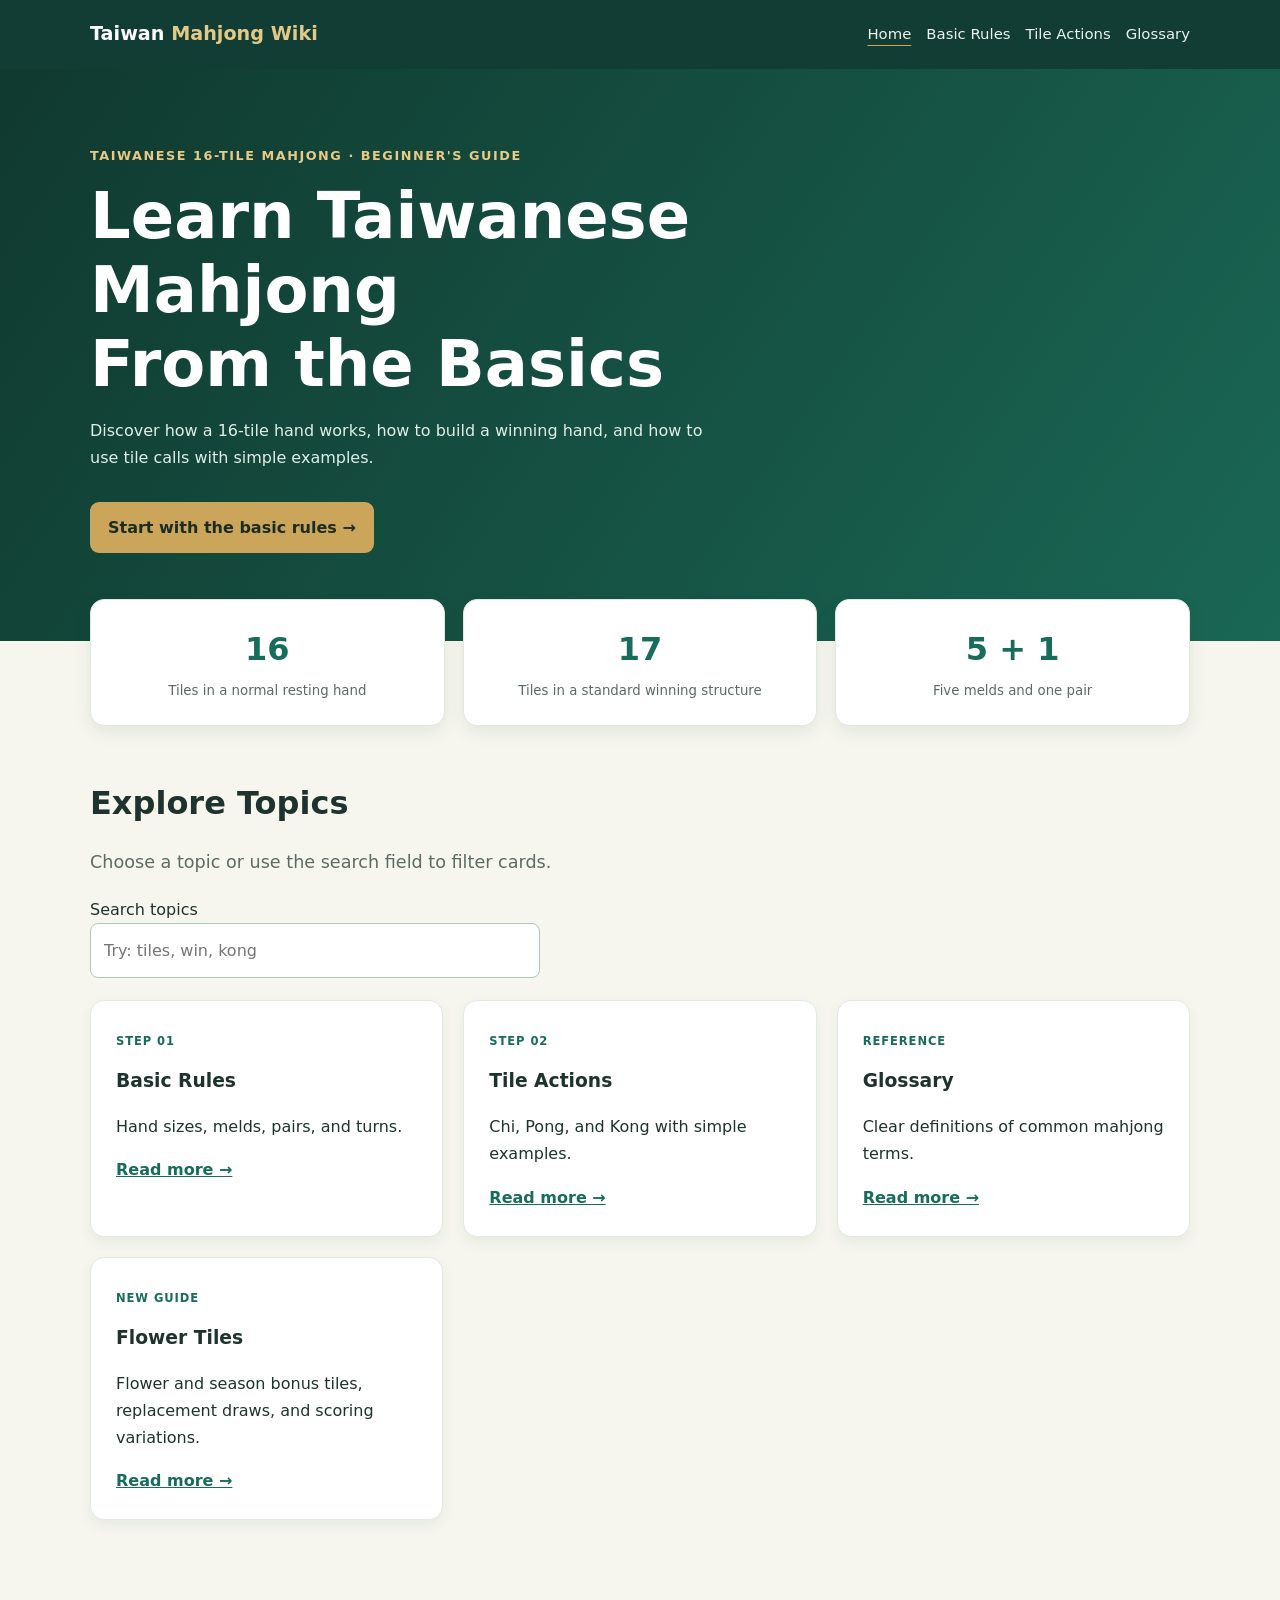
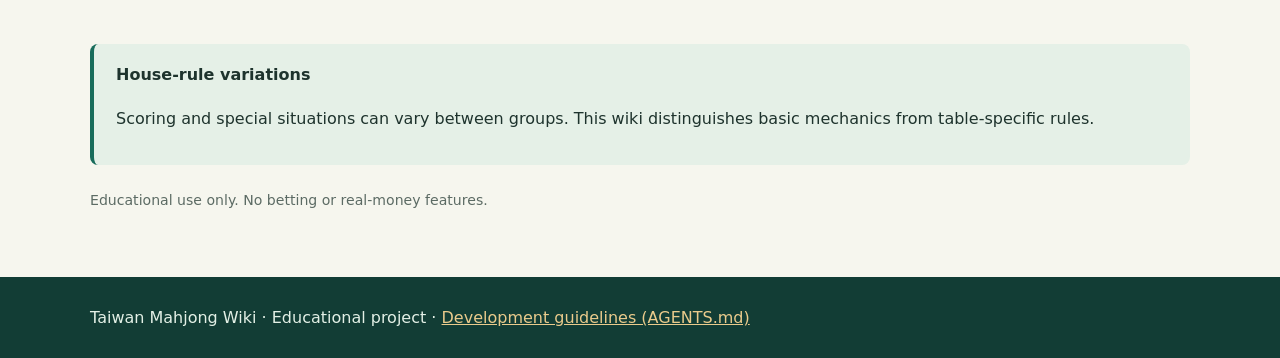
<file: index.html>
<!doctype html><html lang="en"><head><meta charset="utf-8"><meta name="viewport" content="width=device-width,initial-scale=1"><meta name="description" content="A beginner-friendly English guide to Taiwanese 16-tile mahjong."><title>Home | Taiwan Mahjong Wiki</title><link rel="stylesheet" href="assets/style.css"><script defer src="assets/script.js"></script></head><body><header class="site-header"><div class="container header-inner"><a class="brand" href="index.html">Taiwan <span>Mahjong Wiki</span></a><nav class="nav" aria-label="Main navigation"><a href="index.html" aria-current="page">Home</a><a href="pages/basic-rules.html">Basic Rules</a><a href="pages/actions.html">Tile Actions</a><a href="pages/glossary.html">Glossary</a></nav></div></header><main><section class="hero"><div class="container"><div class="eyebrow">Taiwanese 16-Tile Mahjong · Beginner's Guide</div><h1>Learn Taiwanese Mahjong<br>From the Basics</h1><p>Discover how a 16-tile hand works, how to build a winning hand, and how to use tile calls with simple examples.</p><a class="btn" href="pages/basic-rules.html">Start with the basic rules →</a></div></section><div class="container"><section class="stats" aria-label="Key facts"><div class="stat"><strong>16</strong><small>Tiles in a normal resting hand</small></div><div class="stat"><strong>17</strong><small>Tiles in a standard winning structure</small></div><div class="stat"><strong>5 + 1</strong><small>Five melds and one pair</small></div></section></div><section class="container section"><h2 class="section-title">Explore Topics</h2><p class="lead">Choose a topic or use the search field to filter cards.</p><label for="topic-search">Search topics</label><input class="search" id="topic-search" data-topic-search type="search" placeholder="Try: tiles, win, kong"><div class="cards" style="margin-top:22px"><article class="card" data-topic-card><span class="chip">STEP 01</span><h3>Basic Rules</h3><p>Hand sizes, melds, pairs, and turns.</p><a href="pages/basic-rules.html">Read more →</a></article><article class="card" data-topic-card><span class="chip">STEP 02</span><h3>Tile Actions</h3><p>Chi, Pong, and Kong with simple examples.</p><a href="pages/actions.html">Read more →</a></article><article class="card" data-topic-card><span class="chip">REFERENCE</span><h3>Glossary</h3><p>Clear definitions of common mahjong terms.</p><a href="pages/glossary.html">Read more →</a></article><article class="card" data-topic-card><span class="chip">NEW GUIDE</span><h3>Flower Tiles</h3><p>Flower and season bonus tiles, replacement draws, and scoring variations.</p><a href="pages/flower-tiles.html">Read more →</a></article></div><p class="empty-state" data-search-empty>No matching topics found.</p></section><section class="container section"><div class="notice"><strong>House-rule variations</strong><p>Scoring and special situations can vary between groups. This wiki distinguishes basic mechanics from table-specific rules.</p></div><p class="tagline">Educational use only. No betting or real-money features.</p></section></main><footer class="site-footer"><div class="container">Taiwan Mahjong Wiki · Educational project · <a href="AGENTS.md">Development guidelines (AGENTS.md)</a></div></footer></body></html>
</file>
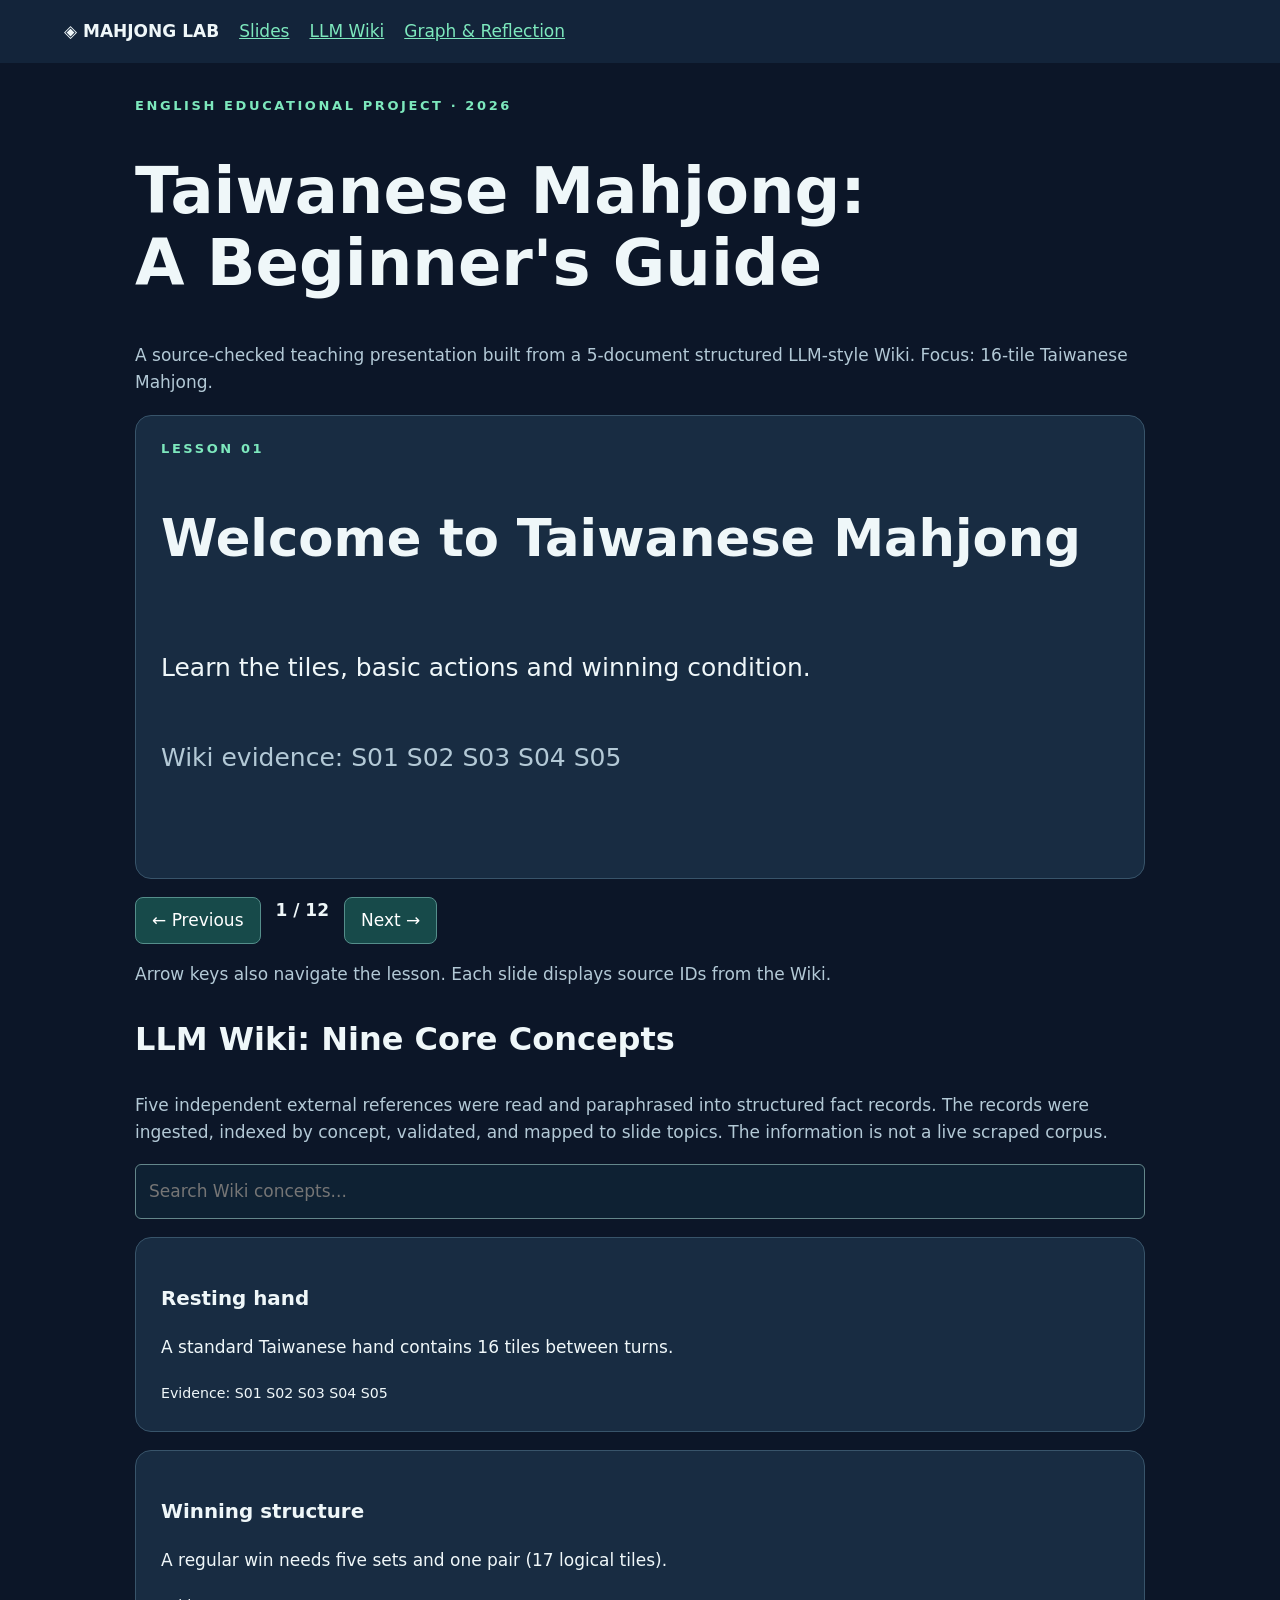
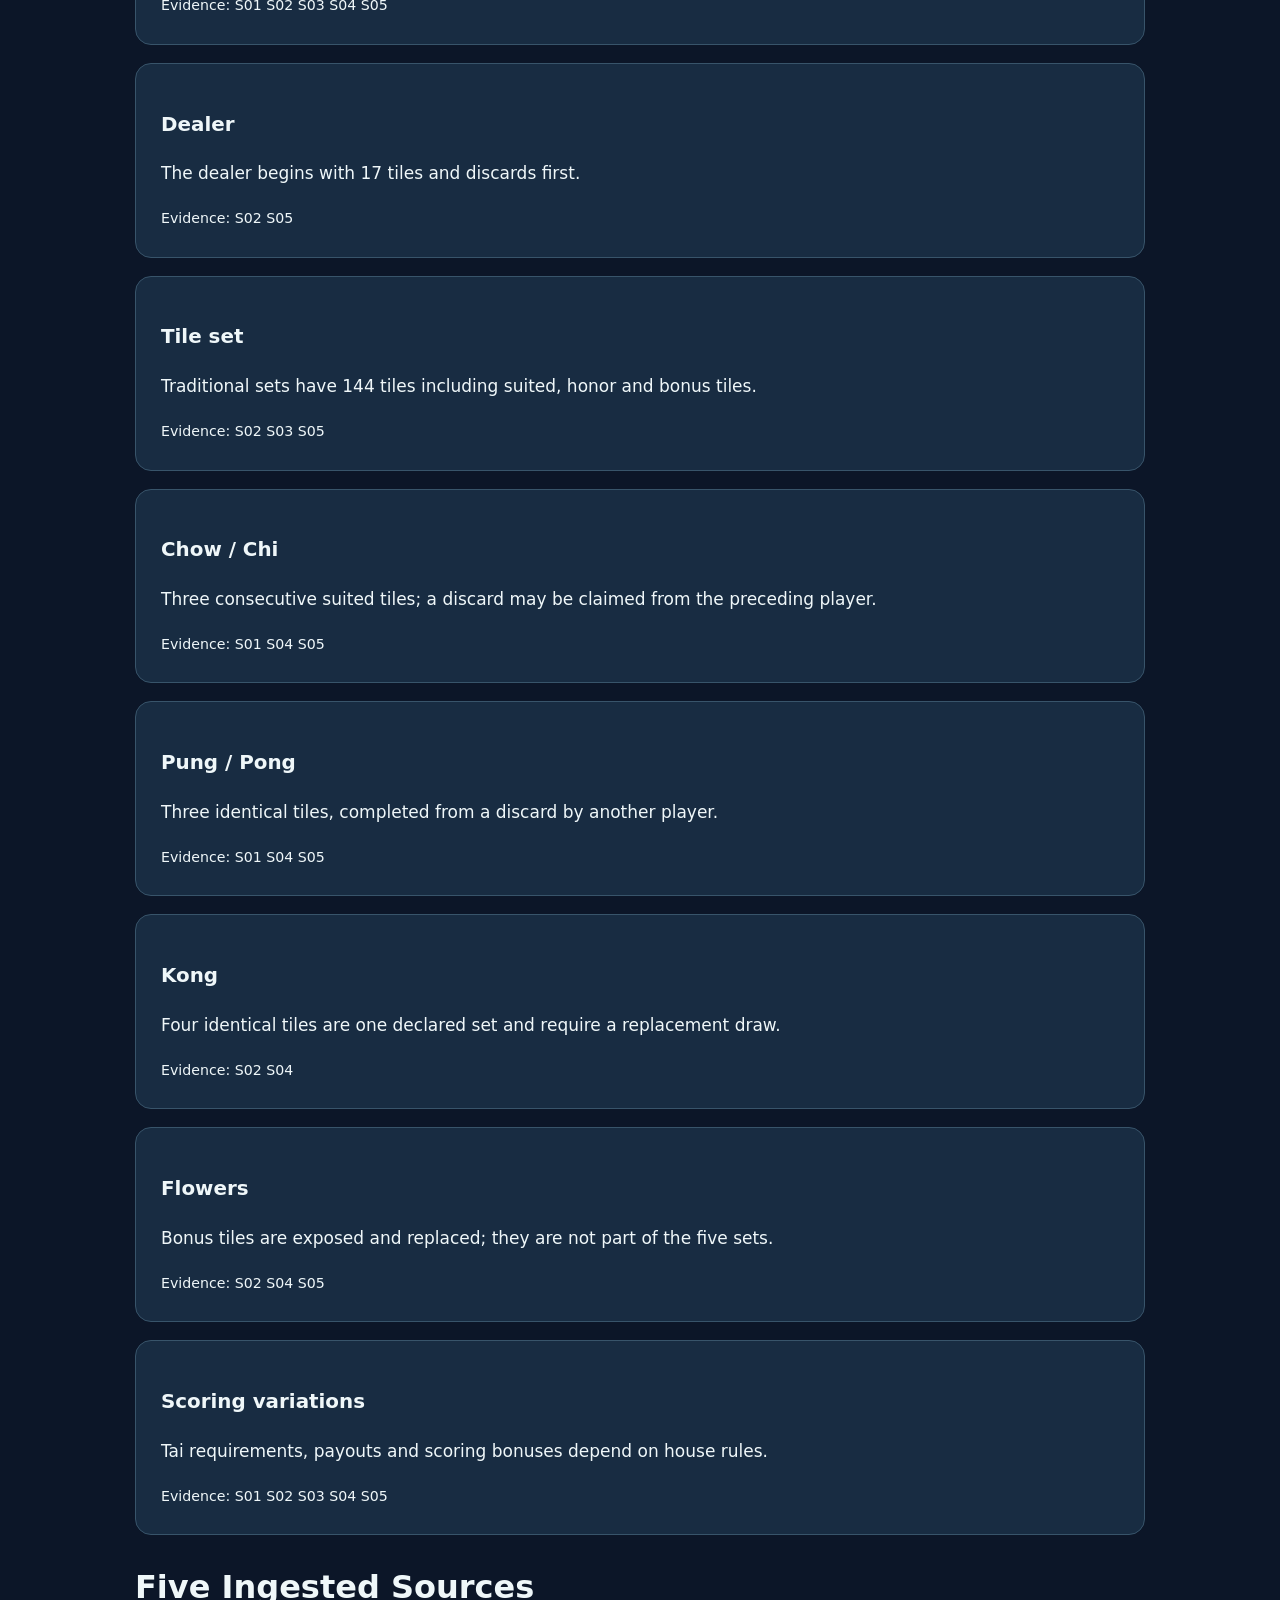
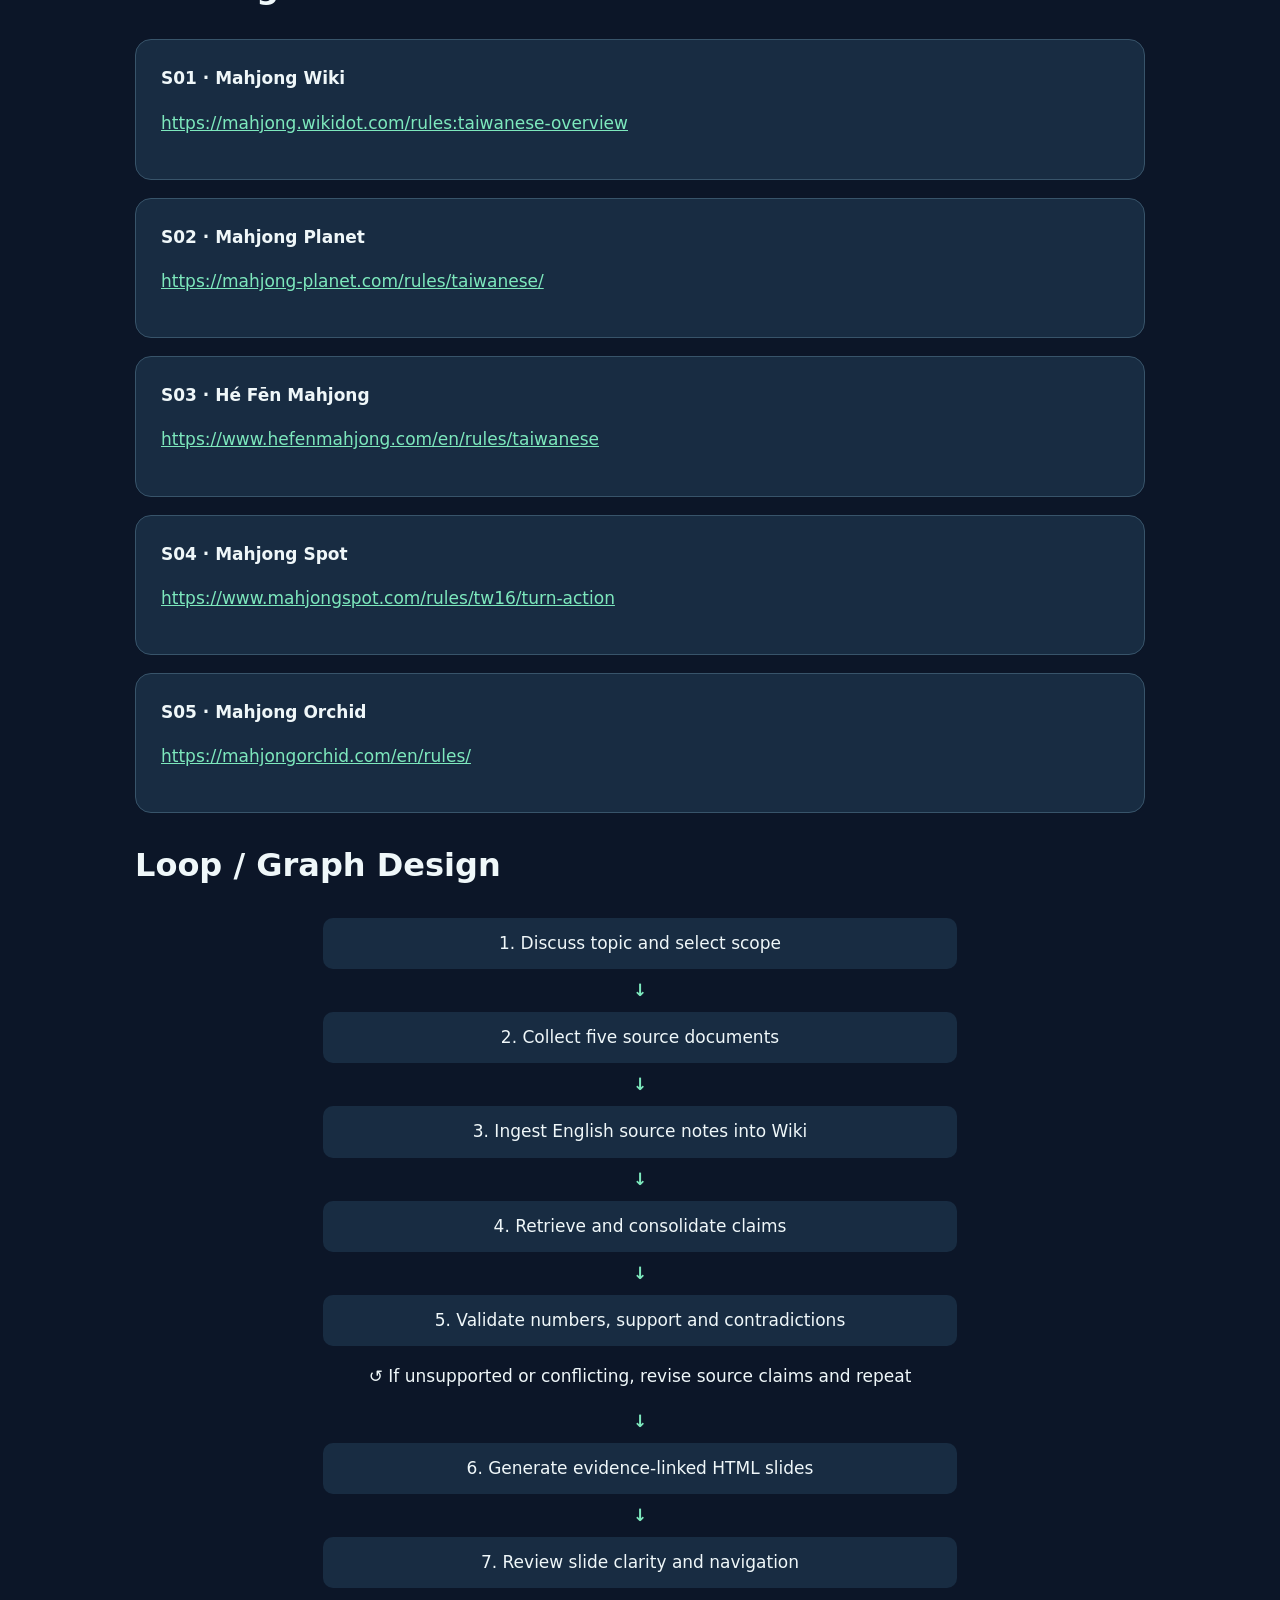
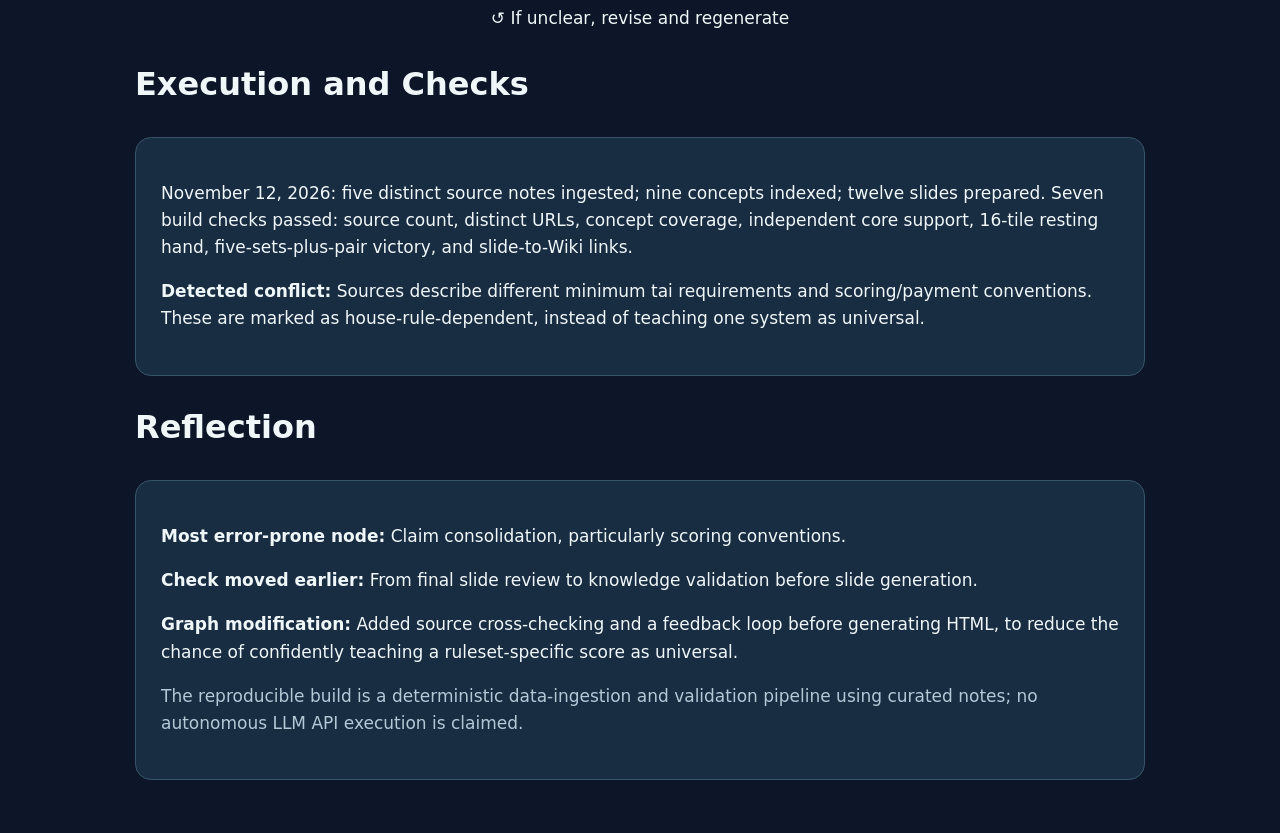
<file: llm-wiki-assignment/index.html>
<!doctype html><html lang="en"><meta charset="utf-8"><meta name="viewport" content="width=device-width,initial-scale=1"><title>Taiwanese Mahjong — LLM Wiki & Interactive Teaching Slides</title>
<style>*{box-sizing:border-box}body{margin:0;background:#0c1628;color:#eff7f9;font:17px/1.6 system-ui}nav{padding:18px 5%;background:#13243a;position:sticky;top:0;z-index:3;display:flex;gap:20px;flex-wrap:wrap}a{color:#7de8bd}nav button,button{background:#174a4a;color:white;border:1px solid #558e8b;border-radius:8px;padding:9px 16px;cursor:pointer;font:inherit}main{max-width:1050px;margin:auto;padding:35px 20px}h1{font-size:clamp(36px,5vw,65px);line-height:1.12}h2{font-size:32px}.muted{color:#b3c9d6}.card{background:#182c42;border:1px solid #38546a;border-radius:16px;padding:25px;margin:18px 0}.row{display:flex;gap:15px;flex-wrap:wrap}.tag{font:700 13px system-ui;letter-spacing:.2em;color:#7de8bd}.slide{min-height:440px;display:flex;flex-direction:column;justify-content:center}.slide h2{font-size:clamp(30px,4vw,52px)}.slide p{font-size:clamp(18px,2.5vw,25px)}.tile{display:inline-block;background:#fffaee;color:#15302b;border:3px solid #c3caba;border-radius:6px;padding:10px;margin:4px;font-size:20px;font-weight:800}.hidden{display:none}.pill{display:inline-block;border:1px solid #64878b;padding:3px 9px;border-radius:30px;margin:2px;font-size:12px}input{background:#0e2133;color:white;border:1px solid #64878b;border-radius:6px;padding:13px;width:100%;font:inherit}.flow{text-align:center;max-width:650px;margin:auto}.flow>div{padding:12px;background:#182c42;border-radius:10px;margin:8px}.flow b{color:#7de8bd}section{scroll-margin-top:75px}</style>
<nav><strong>◈ MAHJONG LAB</strong><a href="#lesson">Slides</a><a href="#wiki">LLM Wiki</a><a href="#workflow">Graph & Reflection</a></nav><main>
<header><div class="tag">ENGLISH EDUCATIONAL PROJECT · 2026</div><h1>Taiwanese Mahjong:<br>A Beginner's Guide</h1><p class="muted">A source-checked teaching presentation built from a 5-document structured LLM-style Wiki. Focus: 16-tile Taiwanese Mahjong.</p></header>
<section id="lesson"><div class="card slide"><div class="tag" id="step"></div><h2 id="heading"></h2><p id="description"></p><div id="example"></div><p class="muted" id="evidence"></p><p class="muted" id="note"></p></div><div class="row"><button onclick="go(-1)">← Previous</button><strong id="number"></strong><button onclick="go(1)">Next →</button></div><p class="muted">Arrow keys also navigate the lesson. Each slide displays source IDs from the Wiki.</p></section>
<section id="wiki"><h2>LLM Wiki: Nine Core Concepts</h2><p class="muted">Five independent external references were read and paraphrased into structured fact records. The records were ingested, indexed by concept, validated, and mapped to slide topics. The information is not a live scraped corpus.</p><input id="filter" placeholder="Search Wiki concepts..." oninput="filterWiki(this.value)"><div id="concepts"></div><h2>Five Ingested Sources</h2><div id="sources"></div></section>
<section id="workflow"><h2>Loop / Graph Design</h2><div class="flow"><div>1. Discuss topic and select scope</div><b>↓</b><div>2. Collect five source documents</div><b>↓</b><div>3. Ingest English source notes into Wiki</div><b>↓</b><div>4. Retrieve and consolidate claims</div><b>↓</b><div>5. Validate numbers, support and contradictions</div><p>↺ If unsupported or conflicting, revise source claims and repeat</p><b>↓</b><div>6. Generate evidence-linked HTML slides</div><b>↓</b><div>7. Review slide clarity and navigation</div><p>↺ If unclear, revise and regenerate</p></div><h2>Execution and Checks</h2><div class="card"><p>November 12, 2026: five distinct source notes ingested; nine concepts indexed; twelve slides prepared. Seven build checks passed: source count, distinct URLs, concept coverage, independent core support, 16-tile resting hand, five-sets-plus-pair victory, and slide-to-Wiki links.</p><p><strong>Detected conflict:</strong> Sources describe different minimum tai requirements and scoring/payment conventions. These are marked as house-rule-dependent, instead of teaching one system as universal.</p></div><h2>Reflection</h2><div class="card"><p><strong>Most error-prone node:</strong> Claim consolidation, particularly scoring conventions.</p><p><strong>Check moved earlier:</strong> From final slide review to knowledge validation before slide generation.</p><p><strong>Graph modification:</strong> Added source cross-checking and a feedback loop before generating HTML, to reduce the chance of confidently teaching a ruleset-specific score as universal.</p><p class="muted">The reproducible build is a deterministic data-ingestion and validation pipeline using curated notes; no autonomous LLM API execution is claimed.</p></div></section></main>
<script>
const sources=[
['S01','Mahjong Wiki','https://mahjong.wikidot.com/rules:taiwanese-overview'],
['S02','Mahjong Planet','https://mahjong-planet.com/rules/taiwanese/'],
['S03','Hé Fēn Mahjong','https://www.hefenmahjong.com/en/rules/taiwanese'],
['S04','Mahjong Spot','https://www.mahjongspot.com/rules/tw16/turn-action'],
['S05','Mahjong Orchid','https://mahjongorchid.com/en/rules/']];
const concepts=[
['Resting hand','A standard Taiwanese hand contains 16 tiles between turns.','S01 S02 S03 S04 S05'],
['Winning structure','A regular win needs five sets and one pair (17 logical tiles).','S01 S02 S03 S04 S05'],
['Dealer','The dealer begins with 17 tiles and discards first.','S02 S05'],
['Tile set','Traditional sets have 144 tiles including suited, honor and bonus tiles.','S02 S03 S05'],
['Chow / Chi','Three consecutive suited tiles; a discard may be claimed from the preceding player.','S01 S04 S05'],
['Pung / Pong','Three identical tiles, completed from a discard by another player.','S01 S04 S05'],
['Kong','Four identical tiles are one declared set and require a replacement draw.','S02 S04'],
['Flowers','Bonus tiles are exposed and replaced; they are not part of the five sets.','S02 S04 S05'],
['Scoring variations','Tai requirements, payouts and scoring bonuses depend on house rules.','S01 S02 S03 S04 S05']];
const slides=[
['Welcome to Taiwanese Mahjong','Learn the tiles, basic actions and winning condition.','S01 S02 S03 S04 S05'],
['16 tiles to play; 17 to win','A standard resting hand has 16 tiles. A usual winning pattern has 17.','S01 S02 S03 S04 S05'],
['Five sets + one pair','Five groups of three (15) plus one pair (2) make a complete 17-tile pattern.','S01 S02 S03 S04 S05'],
['Meet the tiles','Characters, Dots, Bamboo, Winds, Dragons and eight bonus Flower/Season tiles.','S02 S03 S05'],
['Your turn','The dealer discards first. Usually draw one tile, then discard one tile.','S02 S05'],
['Chow (Chi)','Three consecutive tiles in one numbered suit; normally claim only the preceding player’s discard.','S01 S04 S05'],
['Pung (Pong)','Three identical tiles. A discarded tile may complete this set.','S01 S04 S05'],
['Kong','Four identical tiles. A declared kong needs a replacement draw.','S02 S04'],
['Flowers and Seasons','Reveal bonus tiles and take replacement draws. They are not ordinary melds.','S02 S04 S05'],
['Example of a complete hand','1–2–3 Characters / 5–5–5 Characters / 4–5–6 Dots / 7–8–9 Bamboo / East–East–East / Red Dragon–Red Dragon.','S01 S02 S03 S04 S05'],
['Tai and house rules','Scoring and minimum tai differ by table. Agree on a ruleset before playing.','S01 S02 S03 S04 S05'],
['Quick knowledge check','How many logical tiles make a standard win? May a chow use honors? What do you do after drawing a Flower?','S01 S02 S04 S05']];
let current=0;function go(n){current=Math.max(0,Math.min(slides.length-1,current+n));show()}function show(){const s=slides[current];document.getElementById('step').textContent='LESSON '+String(current+1).padStart(2,'0');document.getElementById('heading').textContent=s[0];document.getElementById('description').textContent=s[1];document.getElementById('number').textContent=(current+1)+' / '+slides.length;document.getElementById('evidence').textContent='Wiki evidence: '+s[2];const v=document.getElementById('example');v.innerHTML='';if(current===2)v.innerHTML='<span class="tile">3 × 5</span><span class="tile">+ 2</span><span class="tile">= 17</span>';if(current===9)v.innerHTML=['1萬','2萬','3萬','5萬','5萬','5萬','4●','5●','6●','7竹','8竹','9竹','東','東','東','中','中'].map(s=>'<span class="tile">'+s+'</span>').join('');if(current===11)v.innerHTML='<button onclick="document.getElementById(\'note\').textContent=\'Answers: 17; no; reveal and draw a replacement tile.\'">Reveal answers</button>';document.getElementById('note').textContent=current===2?'Kongs contain four physical tiles but count as one meld.':''}
function filterWiki(q){document.querySelectorAll('.fact').forEach(c=>c.style.display=c.textContent.toLowerCase().includes(q.toLowerCase())?'':'none')}
document.getElementById('concepts').innerHTML=concepts.map(c=>'<div class="card fact"><h3>'+c[0]+'</h3><p>'+c[1]+'</p><small>Evidence: '+c[2]+'</small></div>').join('');
document.getElementById('sources').innerHTML=sources.map(s=>'<div class="card"><strong>'+s[0]+' · '+s[1]+'</strong><p><a href="'+s[2]+'" target="_blank" rel="noopener">'+s[2]+'</a></p></div>').join('');
document.addEventListener('keydown',e=>{if(e.key==='ArrowRight')go(1);if(e.key==='ArrowLeft')go(-1)});show();
</script></html>
</file>
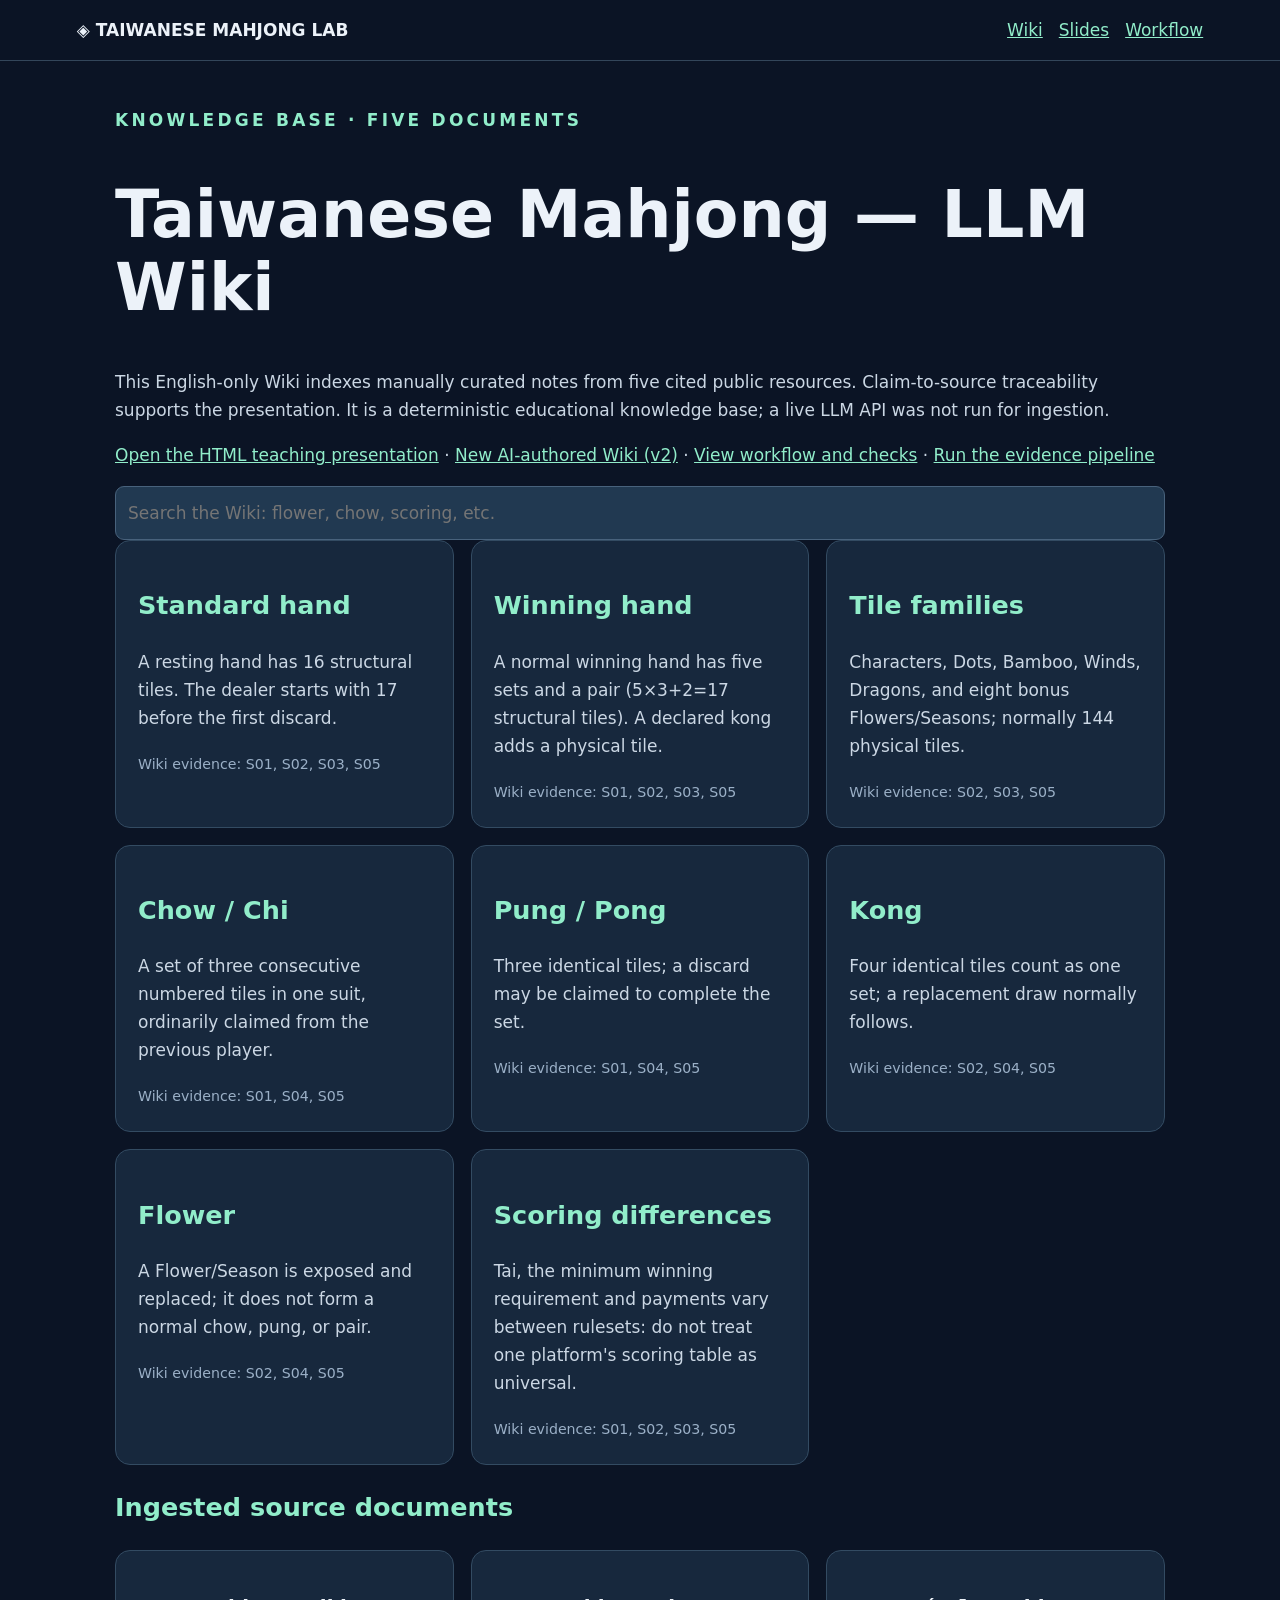
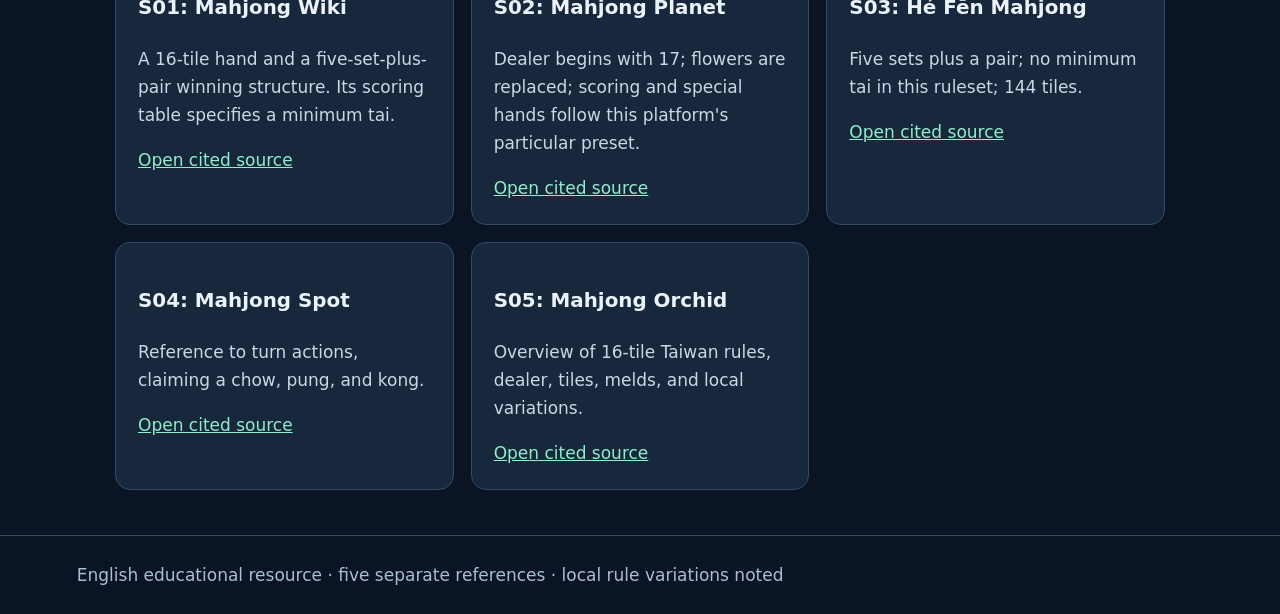
<file: llm-wiki/index.html>
<!DOCTYPE html><html lang="en"><head><meta charset="utf-8"><meta name="viewport" content="width=device-width, initial-scale=1"><title>LLM Wiki | Taiwanese Mahjong</title><style>:root{color-scheme:dark}body{margin:0;background:#0b1425;color:#ecf2f9;font:17px/1.65 system-ui,sans-serif}header{border-bottom:1px solid #33465a;padding:16px 6%;display:flex;justify-content:space-between;flex-wrap:wrap}nav a{margin-left:16px;color:#91edca}main{max-width:1050px;margin:45px auto;padding:0 24px}h1{font-size:clamp(34px,6vw,65px);line-height:1.13}h2{color:#91edca}p{color:#cbd7e4}a{color:#91edca}.grid{display:grid;grid-template-columns:repeat(auto-fit,minmax(260px,1fr));gap:17px}.card{background:#17283d;border:1px solid #334b62;padding:22px;border-radius:15px}small{color:#9bb0c7}.tag{color:#91edca;text-transform:uppercase;letter-spacing:.19em;font-weight:700}button,input{font:inherit;padding:12px;background:#213951;color:#fff;border:1px solid #48627c;border-radius:9px}button{cursor:pointer}input{width:100%;box-sizing:border-box}footer{padding:25px 6%;color:#a7bfd4;border-top:1px solid #33465a}</style></head><body><header><b>◈ TAIWANESE MAHJONG LAB</b><nav><a href="index.html">Wiki</a><a href="presentation.html">Slides</a><a href="workflow.html">Workflow</a></nav></header><main><div class="tag">Knowledge base · five documents</div><h1>Taiwanese Mahjong — LLM Wiki</h1><p>This English-only Wiki indexes manually curated notes from five cited public resources. Claim-to-source traceability supports the presentation. It is a deterministic educational knowledge base; a live LLM API was not run for ingestion.</p><p><a href="presentation.html">Open the HTML teaching presentation</a> · <a href="v2/index.html">New AI-authored Wiki (v2)</a> · <a href="workflow.html">View workflow and checks</a> · <a href="pipeline.html">Run the evidence pipeline</a></p><input aria-label="Search the Wiki" id="q" placeholder="Search the Wiki: flower, chow, scoring, etc."><section class="grid" id="entries"><article class="card entry"><h2>Standard hand</h2><p>A resting hand has 16 structural tiles. The dealer starts with 17 before the first discard.</p><small>Wiki evidence: S01, S02, S03, S05</small></article><article class="card entry"><h2>Winning hand</h2><p>A normal winning hand has five sets and a pair (5×3+2=17 structural tiles). A declared kong adds a physical tile.</p><small>Wiki evidence: S01, S02, S03, S05</small></article><article class="card entry"><h2>Tile families</h2><p>Characters, Dots, Bamboo, Winds, Dragons, and eight bonus Flowers/Seasons; normally 144 physical tiles.</p><small>Wiki evidence: S02, S03, S05</small></article><article class="card entry"><h2>Chow / Chi</h2><p>A set of three consecutive numbered tiles in one suit, ordinarily claimed from the previous player.</p><small>Wiki evidence: S01, S04, S05</small></article><article class="card entry"><h2>Pung / Pong</h2><p>Three identical tiles; a discard may be claimed to complete the set.</p><small>Wiki evidence: S01, S04, S05</small></article><article class="card entry"><h2>Kong</h2><p>Four identical tiles count as one set; a replacement draw normally follows.</p><small>Wiki evidence: S02, S04, S05</small></article><article class="card entry"><h2>Flower</h2><p>A Flower/Season is exposed and replaced; it does not form a normal chow, pung, or pair.</p><small>Wiki evidence: S02, S04, S05</small></article><article class="card entry"><h2>Scoring differences</h2><p>Tai, the minimum winning requirement and payments vary between rulesets: do not treat one platform's scoring table as universal.</p><small>Wiki evidence: S01, S02, S03, S05</small></article></section><h2>Ingested source documents</h2><section class="grid"><article id="S01" class="card"><h3>S01: Mahjong Wiki</h3><p>A 16-tile hand and a five-set-plus-pair winning structure. Its scoring table specifies a minimum tai.</p><a href="https://mahjong.wikidot.com/rules:taiwanese-overview" target="_blank" rel="noopener">Open cited source</a></article><article id="S02" class="card"><h3>S02: Mahjong Planet</h3><p>Dealer begins with 17; flowers are replaced; scoring and special hands follow this platform's particular preset.</p><a href="https://mahjong-planet.com/rules/taiwanese/" target="_blank" rel="noopener">Open cited source</a></article><article id="S03" class="card"><h3>S03: Hé Fēn Mahjong</h3><p>Five sets plus a pair; no minimum tai in this ruleset; 144 tiles.</p><a href="https://www.hefenmahjong.com/en/rules/taiwanese" target="_blank" rel="noopener">Open cited source</a></article><article id="S04" class="card"><h3>S04: Mahjong Spot</h3><p>Reference to turn actions, claiming a chow, pung, and kong.</p><a href="https://www.mahjongspot.com/rules/tw16/turn-action" target="_blank" rel="noopener">Open cited source</a></article><article id="S05" class="card"><h3>S05: Mahjong Orchid</h3><p>Overview of 16-tile Taiwan rules, dealer, tiles, melds, and local variations.</p><a href="https://mahjongorchid.com/en/rules/" target="_blank" rel="noopener">Open cited source</a></article></section></main><footer>English educational resource · five separate references · local rule variations noted</footer><script>document.querySelector('#q').addEventListener('input',e=>{const q=e.target.value.toLowerCase();document.querySelectorAll('.entry').forEach(x=>x.hidden=!x.textContent.toLowerCase().includes(q))})</script></body></html>
</file>
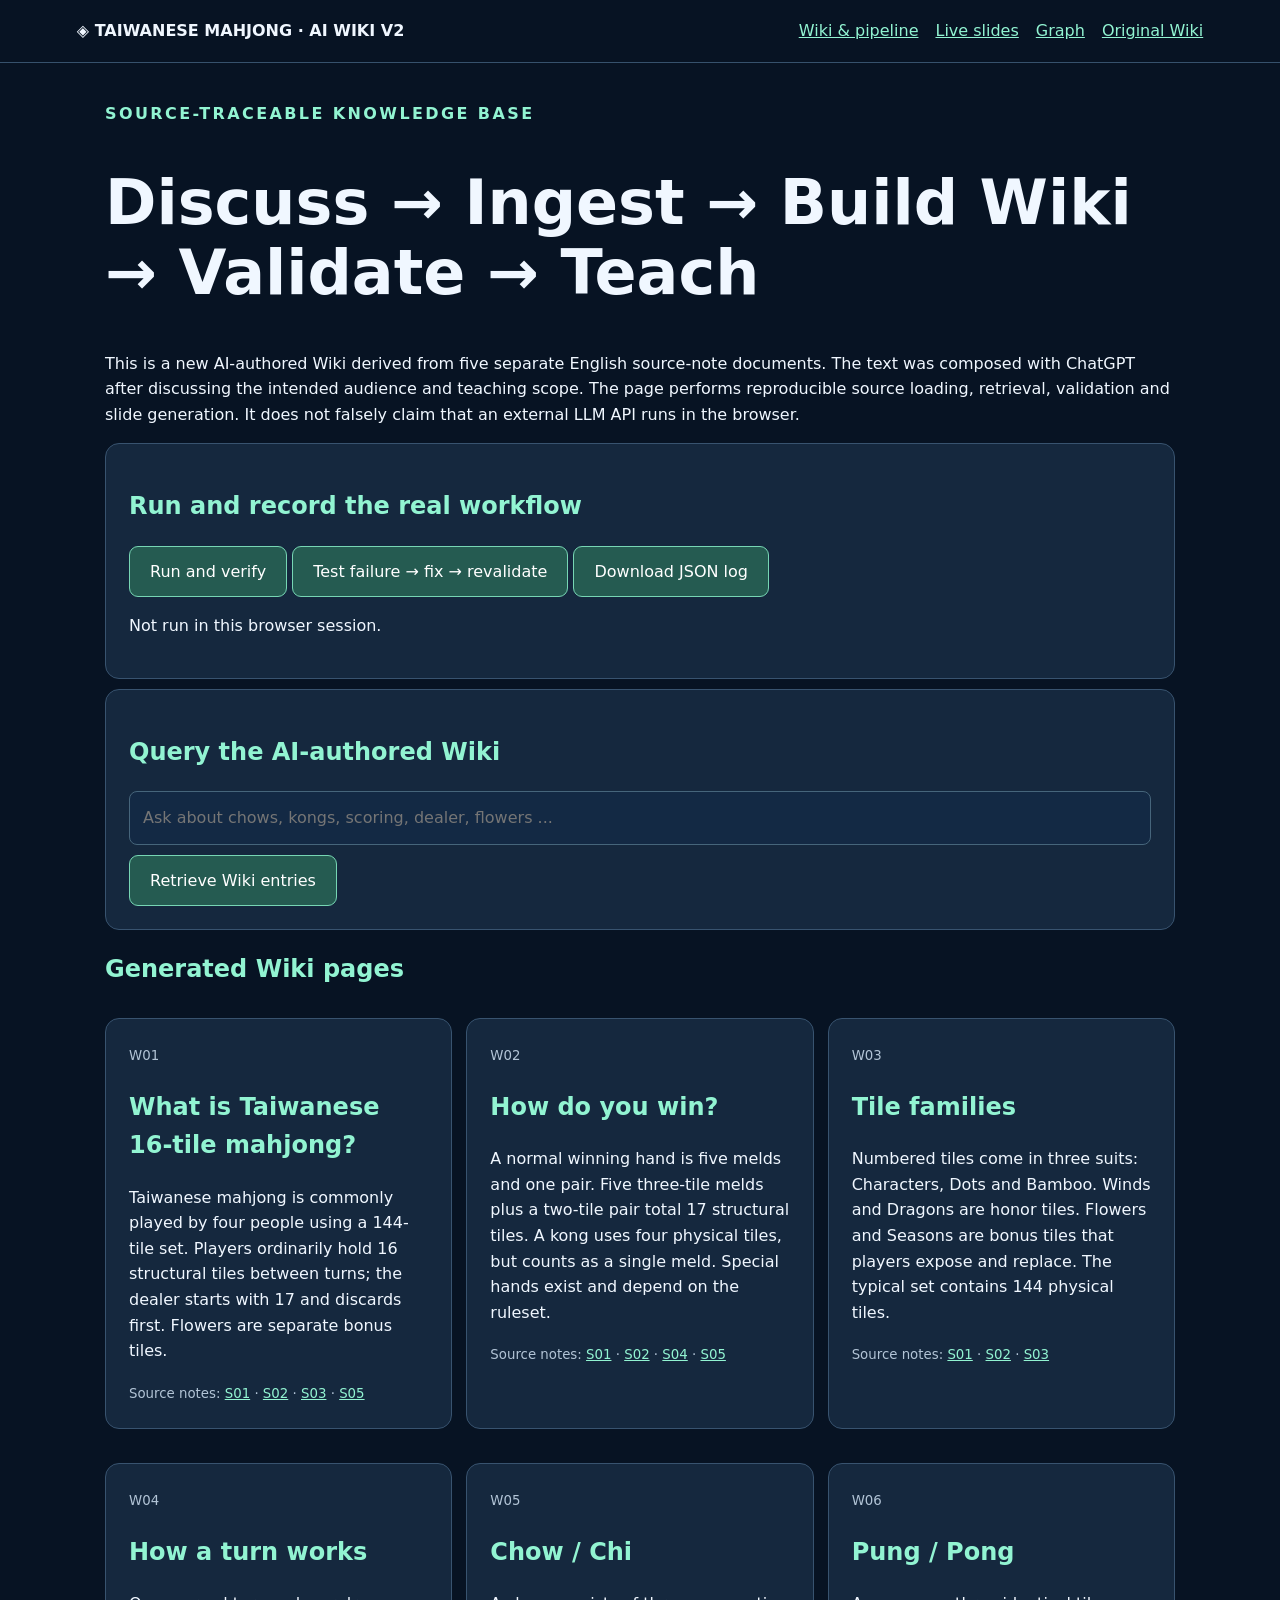
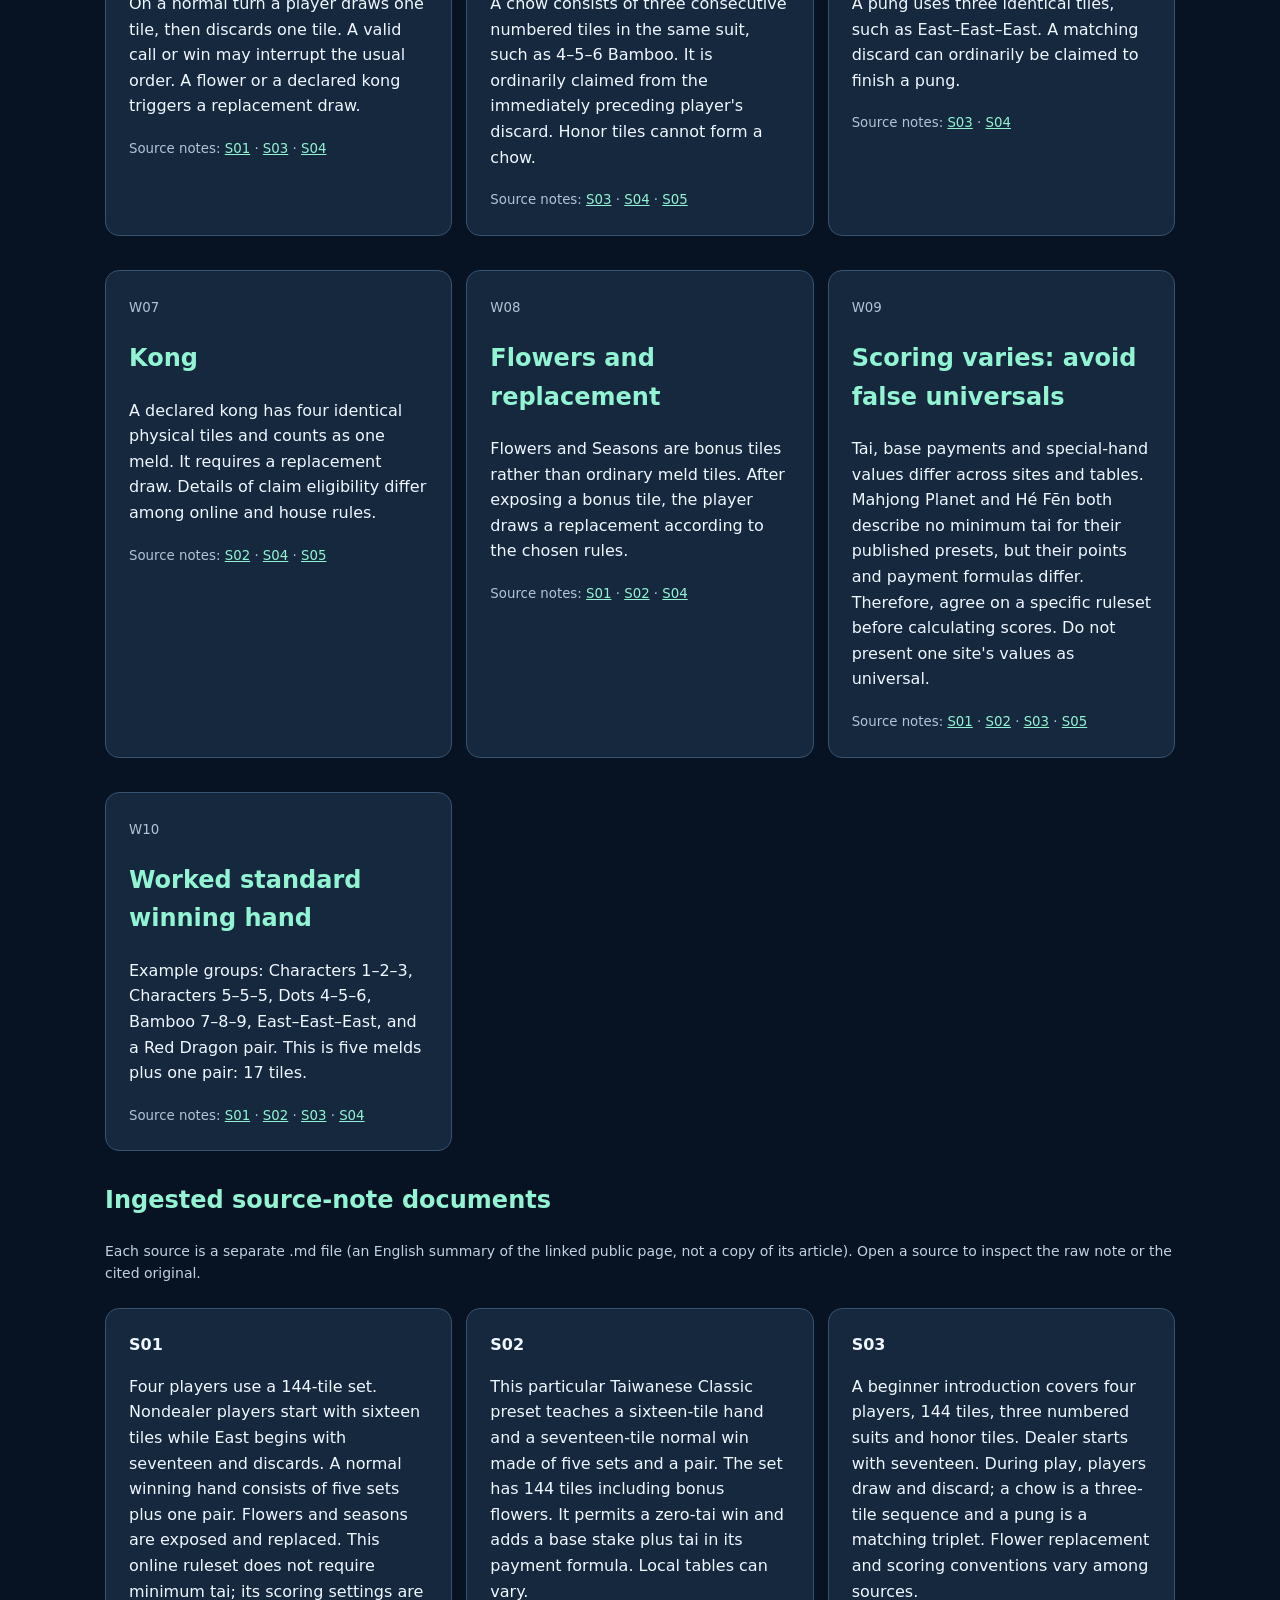
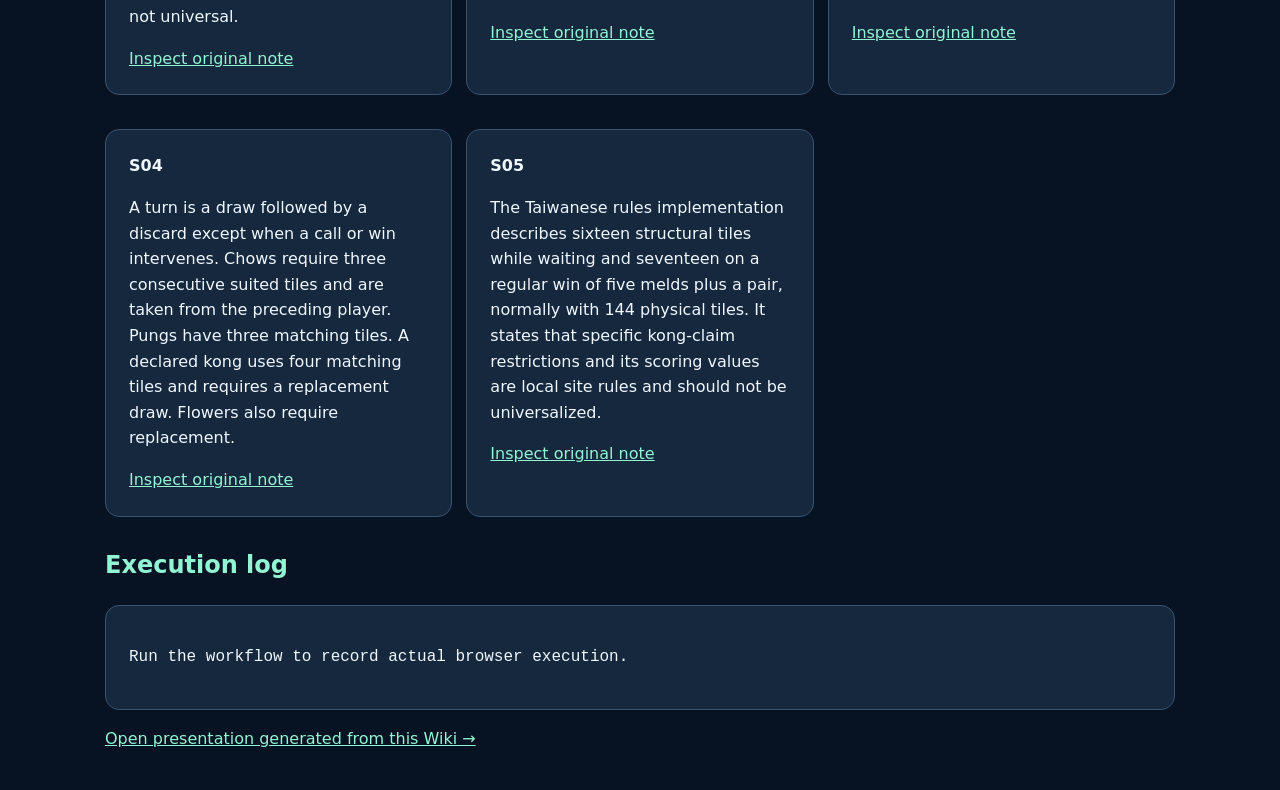
<file: llm-wiki/v2/index.html>
<!DOCTYPE html><html lang="en"><head><meta charset="UTF-8"><meta name="viewport" content="width=device-width,initial-scale=1"><title>AI Wiki v2 — Taiwanese Mahjong</title><style>:root{color-scheme:dark}*{box-sizing:border-box}body{background:#071323;color:#f0f7ff;margin:0;font:16px/1.6 system-ui,sans-serif}header{display:flex;justify-content:space-between;flex-wrap:wrap;padding:18px 6%;border-bottom:1px solid #36516c}a{color:#92f4d2}nav a{margin-left:17px}main{max-width:1120px;margin:38px auto;padding:0 25px}h1{font-size:clamp(34px,5.5vw,62px);line-height:1.14}h2{color:#92f4d2}.card{background:#15283e;border:1px solid #38536f;border-radius:14px;padding:23px;margin:10px 0}.grid{display:grid;grid-template-columns:repeat(auto-fit,minmax(270px,1fr));gap:14px}button{border:1px solid #77d6b4;border-radius:9px;background:#255b51;color:white;font:inherit;padding:12px 20px;cursor:pointer}button:hover{background:#307364}input{width:100%;padding:13px;border-radius:8px;background:#132944;color:white;border:1px solid #46657b;font:inherit}.eyebrow{color:#92f4d2;letter-spacing:.15em;font-weight:700}small{color:#b2c4d6}pre{white-space:pre-wrap;overflow-wrap:anywhere;max-height:380px;overflow:auto}.fine{font-size:14px;color:#c2d1df}.pill{display:inline-block;background:#24475a;border-radius:7px;padding:1px 8px;color:#a4f9d6;margin-right:6px}</style></head><body><header><b>◈ TAIWANESE MAHJONG · AI WIKI V2</b><nav><a href="index.html">Wiki & pipeline</a><a href="presentation.html">Live slides</a><a href="../workflow.html">Graph</a><a href="../index.html">Original Wiki</a></nav></header><main><div class="eyebrow">SOURCE-TRACEABLE KNOWLEDGE BASE</div><h1>Discuss → Ingest → Build Wiki → Validate → Teach</h1><p>This is a new AI-authored Wiki derived from five separate English source-note documents. The text was composed with ChatGPT after discussing the intended audience and teaching scope. The page performs reproducible source loading, retrieval, validation and slide generation. It does not falsely claim that an external LLM API runs in the browser.</p><div class="card"><h2>Run and record the real workflow</h2><button onclick="run(false)">Run and verify</button> <button onclick="run(true)">Test failure → fix → revalidate</button> <button onclick="downloadLog()">Download JSON log</button><p id="status">Not run in this browser session.</p><div id="steps"></div></div><div class="card"><h2>Query the AI-authored Wiki</h2><input id="query" placeholder="Ask about chows, kongs, scoring, dealer, flowers ..."><button onclick="searchWiki()" style="margin-top:10px">Retrieve Wiki entries</button><div id="results"></div></div><h2>Generated Wiki pages</h2><div class="grid" id="wiki"></div><h2>Ingested source-note documents</h2><p class="fine">Each source is a separate .md file (an English summary of the linked public page, not a copy of its article). Open a source to inspect the raw note or the cited original.</p><div id="sources" class="grid"></div><h2>Execution log</h2><div class="card"><pre id="log">Run the workflow to record actual browser execution.</pre></div><p><a href="presentation.html">Open presentation generated from this Wiki →</a></p></main><script>let db=null,notes=[],currentLog=null;const esc=t=>String(t).replace(/[&<>"']/g,c=>({'&':'&amp;','<':'&lt;','>':'&gt;','"':'&quot;',"'":'&#39;'}[c]));const ids=['S01','S02','S03','S04','S05'];async function load(){db=await(await fetch('wiki.json?version=2')).json();notes=await Promise.all(ids.map(async id=>{let r=await fetch('sources/'+id+'.md');if(!r.ok)throw Error('Missing '+id);return {id,body:await r.text()}}));return db}function render(){document.querySelector('#wiki').innerHTML=db.chapters.map(c=>'<article class="card" id="'+c.id+'"><small>'+c.id+'</small><h2>'+esc(c.heading)+'</h2><p>'+esc(c.body)+'</p><small>Source notes: '+c.refs.map(r=>'<a href="sources/'+r+'.md">'+r+'</a>').join(' · ')+'</small></article>').join('');document.querySelector('#sources').innerHTML=notes.map(x=>'<article class="card"><b>'+x.id+'</b><p>'+esc(x.body.split('## Curated study notes')[1]?.split('## Source-handling note')[0]?.trim()||'')+'</p><a href="sources/'+x.id+'.md">Inspect original note</a></article>').join('')}function checks(w,ns){const errors=[];if(ns.length<5)errors.push('Fewer than 5 source files');if(new Set(ns.map(x=>x.id)).size!==5)errors.push('Source identifiers are not distinct');for(const s of ns)if(s.body.length<100||!s.body.includes('Source URL:'))errors.push('Incomplete source '+s.id);if(w.chapters.length<8)errors.push('Wiki has fewer than 8 topics');for(const c of w.chapters){if(!c.refs.length||c.refs.some(id=>!ns.some(s=>s.id===id)))errors.push('Broken citation in '+c.id)}if(!w.chapters.some(x=>x.body.includes('16')&&x.body.includes('17')))errors.push('16/17-tile distinction missing');if(!w.chapters.some(x=>x.flag==='variation'&&x.body.toLowerCase().includes('differ')))errors.push('Scoring variations unsupported');return errors}function logStep(items,node,detail){items.push({step:node,detail,timestamp:new Date().toISOString()})}async function run(failureTest){document.querySelector('#status').textContent='Running...';const history=[];try{await load();logStep(history,'INGEST','Loaded 5 individual Markdown source documents');logStep(history,'DISCUSS/GENERATE','Loaded 10 AI-authored Wiki chapters from wiki.json');let working=JSON.parse(JSON.stringify(db));if(failureTest){working.chapters.find(x=>x.id==='W09').body='All Taiwanese tables have the same scoring rules.';logStep(history,'INJECT TEST CASE','Deliberately replaced a nuanced scoring statement with a false universal claim');let first=checks(working,notes);logStep(history,'VALIDATE',first.length?'FAILED — '+first.join(' | '):'Unexpected pass');if(!first.length)throw Error('Negative-control test did not detect the injected error');working=JSON.parse(JSON.stringify(db));logStep(history,'REVISE','Reverted the injected claim to the source-qualified Wiki statement');}const issues=checks(working,notes);logStep(history,'VALIDATE',issues.length?'FAILED — '+issues.join(' | '):'PASS — five source files, claim citations, hand size and scoring caveat');if(issues.length)throw Error(issues.join(', '));let q=working.chapters.filter(x=>/chow|kong|flower/i.test(x.heading));logStep(history,'RETRIEVE','Queried the Wiki: '+q.length+' relevant chapters');logStep(history,'GENERATE','12 live presentation sections are produced from wiki.json by presentation.html');currentLog={created_at:new Date().toISOString(),execution:'actual in-browser deterministic workflow',use_of_llm:'AI authored Wiki before deployment; no live model API in this browser',source_count:notes.length,wiki_chapter_count:working.chapters.length,presentation_sections:12,negative_control:failureTest,events:history,final_result:'PASS'};render();document.querySelector('#status').textContent='PASS — 5 source files, 10 AI-authored Wiki chapters, 12 Wiki-powered slides.';document.querySelector('#steps').innerHTML=history.map(h=>'<p><span class="pill">'+esc(h.step)+'</span>'+esc(h.detail)+'</p>').join('');document.querySelector('#log').textContent=JSON.stringify(currentLog,null,2)}catch(e){document.querySelector('#status').textContent='FAILED: '+e.message;document.querySelector('#log').textContent='Failure: '+e.stack}}async function searchWiki(){try{if(!db)await load();const q=document.querySelector('#query').value.toLowerCase().trim();const tokens=q.split(/[^a-z0-9]+/).filter(x=>x.length>2);const matches=db.chapters.filter(c=>tokens.some(t=>(c.heading+' '+c.body).toLowerCase().includes(t)));document.querySelector('#results').innerHTML=matches.length?matches.map(c=>'<p><a href="#'+c.id+'">'+esc(c.heading)+'</a> — '+esc(c.body.slice(0,160))+'...</p>').join(''):'No matching Wiki concepts.';render()}catch(e){document.querySelector('#results').textContent=e.message}}function downloadLog(){if(!currentLog){alert('Run the workflow before exporting.');return}const a=document.createElement('a');const url=URL.createObjectURL(new Blob([JSON.stringify(currentLog,null,2)],{type:'application/json'}));a.href=url;a.download='wiki-v2-execution-log.json';a.click();setTimeout(()=>URL.revokeObjectURL(url),1000)}load().then(render).catch(e=>{document.querySelector('#status').textContent='Unable to load knowledge files: '+e.message});</script></body></html>
</file>
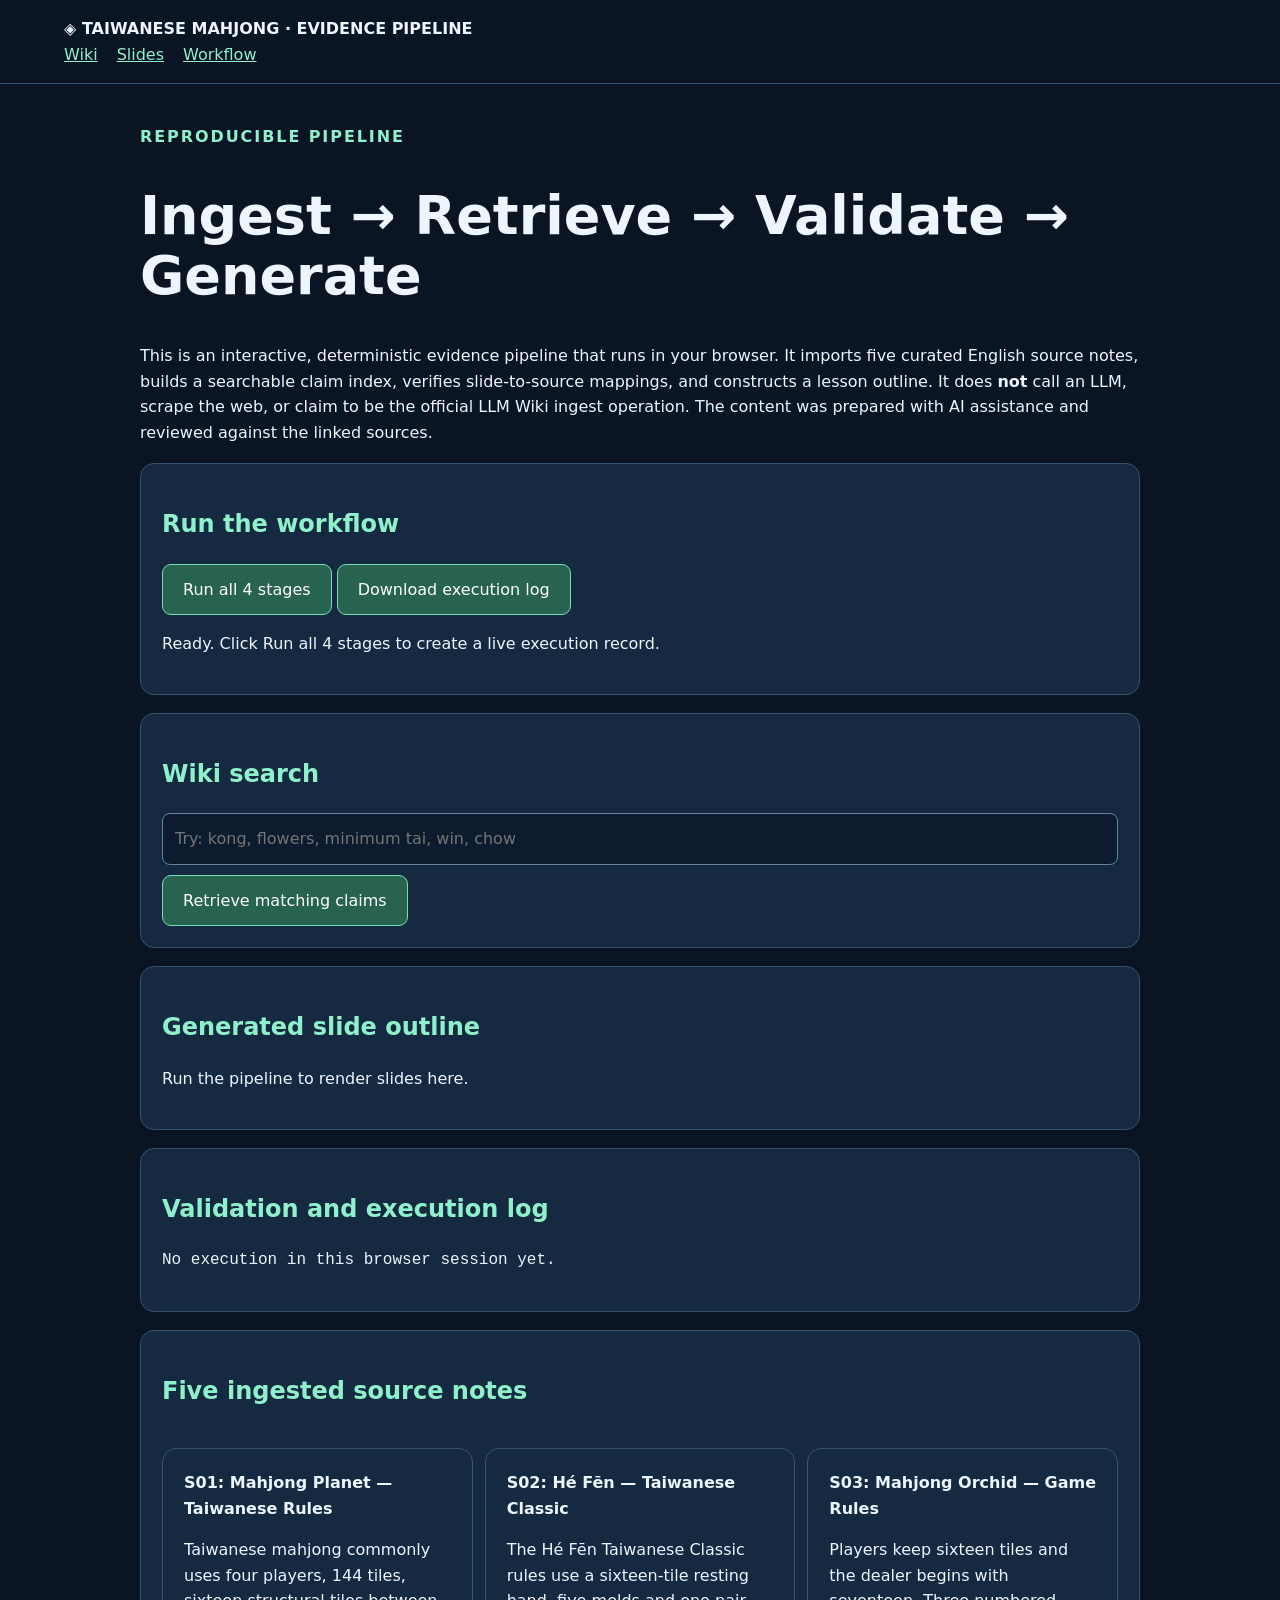
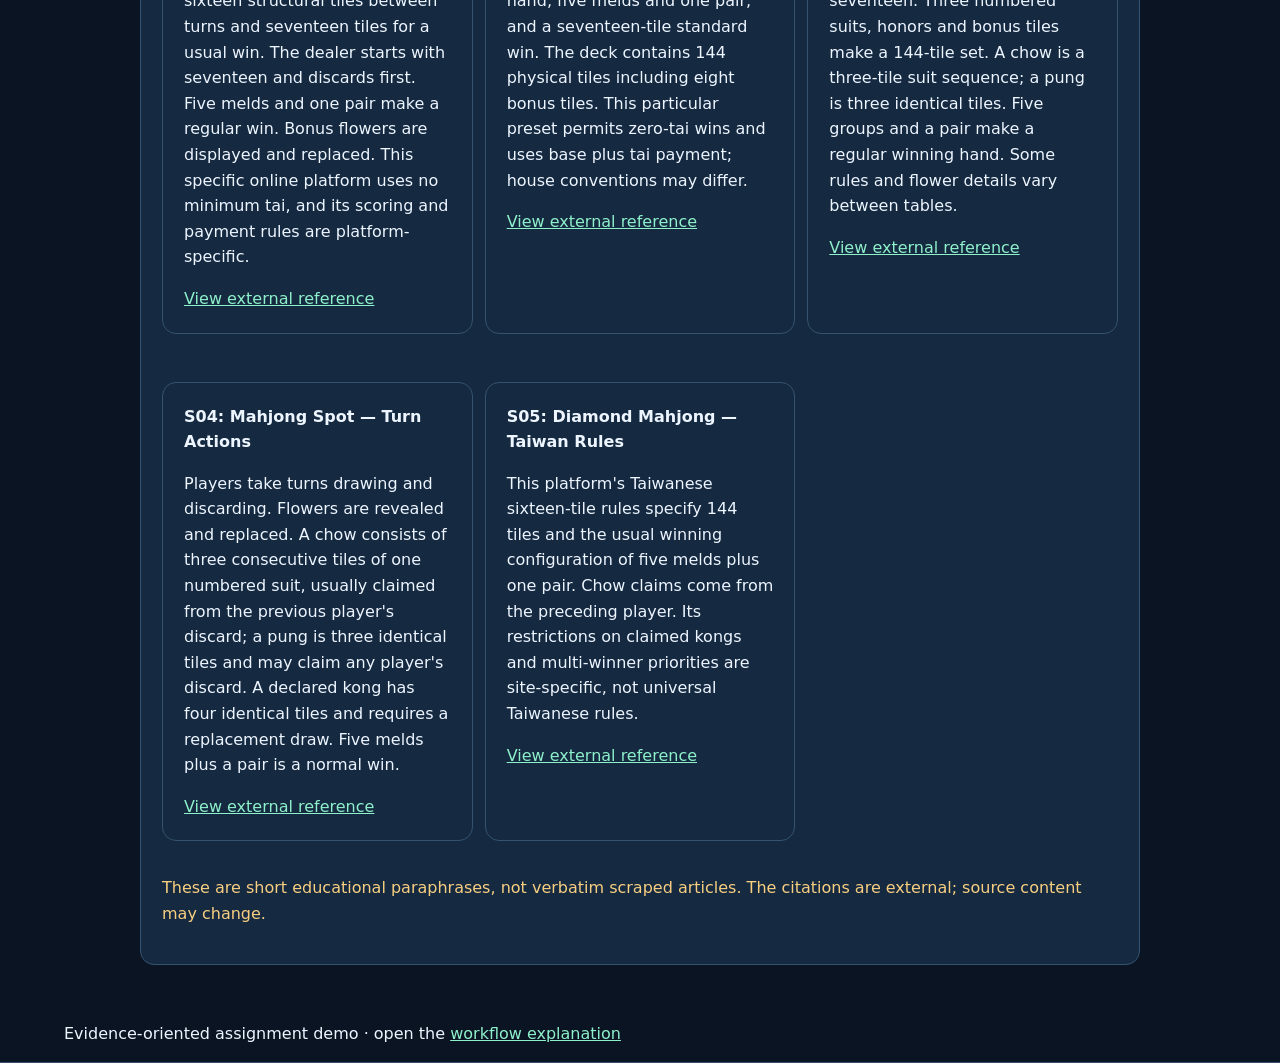
<file: llm-wiki/pipeline.html>
<!DOCTYPE html><html lang="en"><head><meta charset="UTF-8"><meta name="viewport" content="width=device-width,initial-scale=1"><title>Ingest · Retrieve · Validate · Generate | Mahjong</title><style>body{background:#0a1423;color:#edf5ff;margin:0;font:16px/1.6 system-ui}header,footer{padding:16px 5%;border-bottom:1px solid #34506c}a{color:#8ef1cb}nav a{margin-right:19px}main{max-width:1000px;margin:40px auto;padding:0 20px}h1{font-size:clamp(32px,5vw,54px);line-height:1.12}h2{color:#8ef1cb}.panel{background:#152940;border:1px solid #35536f;border-radius:14px;padding:21px;margin:18px 0}.grid{display:grid;grid-template-columns:repeat(auto-fit,minmax(250px,1fr));gap:12px}button{background:#27634f;border:1px solid #77dfb6;padding:12px 20px;border-radius:9px;font:inherit;color:white;cursor:pointer}button:disabled{opacity:.4;cursor:not-allowed}input{width:100%;box-sizing:border-box;padding:12px;background:#0c1b2e;color:white;border:1px solid #64849d;border-radius:8px;font:inherit}pre{white-space:pre-wrap;overflow-wrap:anywhere;max-height:380px;overflow:auto}small{color:#adbed1}.pill{display:inline-block;background:#25445c;padding:2px 9px;border-radius:6px;color:#a1f4d4;margin:2px}.warn{color:#f8cf80}#slides article{border-left:4px solid #80e5c4;padding:8px 22px;background:#0b2134;margin:10px 0}.hidden{display:none}</style></head><body><header><b>◈ TAIWANESE MAHJONG · EVIDENCE PIPELINE</b><nav><a href="index.html">Wiki</a><a href="presentation.html">Slides</a><a href="workflow.html">Workflow</a></nav></header><main><div style="color:#8ef1cb;letter-spacing:.12em;font-weight:700">REPRODUCIBLE PIPELINE</div><h1>Ingest → Retrieve → Validate → Generate</h1><p>This is an interactive, deterministic evidence pipeline that runs in your browser. It imports five curated English source notes, builds a searchable claim index, verifies slide-to-source mappings, and constructs a lesson outline. It does <b>not</b> call an LLM, scrape the web, or claim to be the official LLM Wiki ingest operation. The content was prepared with AI assistance and reviewed against the linked sources.</p><div class="panel"><h2>Run the workflow</h2><button id="run" onclick="run()">Run all 4 stages</button> <button onclick="download()">Download execution log</button><p id="summary" aria-live="polite">Ready. Click Run all 4 stages to create a live execution record.</p><div id="stages"></div></div><div class="panel"><h2>Wiki search</h2><input id="query" placeholder="Try: kong, flowers, minimum tai, win, chow" aria-label="Search indexed Wiki"><button onclick="search()" style="margin-top:10px">Retrieve matching claims</button><div id="matches"></div></div><div class="panel"><h2>Generated slide outline</h2><div id="slides"><p>Run the pipeline to render slides here.</p></div></div><div class="panel"><h2>Validation and execution log</h2><pre id="log">No execution in this browser session yet.</pre></div><div class="panel"><h2>Five ingested source notes</h2><div id="sources" class="grid"></div><p class="warn">These are short educational paraphrases, not verbatim scraped articles. The citations are external; source content may change.</p></div></main><footer>Evidence-oriented assignment demo · open the <a href="workflow.html">workflow explanation</a></footer><script>const DB={"sources":[{"id":"S01","title":"Mahjong Planet — Taiwanese Rules","url":"https://mahjong-planet.com/zh-hant/rules/taiwanese/","text":"Taiwanese mahjong commonly uses four players, 144 tiles, sixteen structural tiles between turns and seventeen tiles for a usual win. The dealer starts with seventeen and discards first. Five melds and one pair make a regular win. Bonus flowers are displayed and replaced. This specific online platform uses no minimum tai, and its scoring and payment rules are platform-specific.","tags":["hand","win","dealer","flowers","scoring"]},{"id":"S02","title":"Hé Fēn — Taiwanese Classic","url":"https://www.hefenmahjong.com/zh-hant/rules/taiwanese","text":"The Hé Fēn Taiwanese Classic rules use a sixteen-tile resting hand, five melds and one pair, and a seventeen-tile standard win. The deck contains 144 physical tiles including eight bonus tiles. This particular preset permits zero-tai wins and uses base plus tai payment; house conventions may differ.","tags":["hand","win","tiles","scoring"]},{"id":"S03","title":"Mahjong Orchid — Game Rules","url":"https://mahjongorchid.com/en/rules/","text":"Players keep sixteen tiles and the dealer begins with seventeen. Three numbered suits, honors and bonus tiles make a 144-tile set. A chow is a three-tile suit sequence; a pung is three identical tiles. Five groups and a pair make a regular winning hand. Some rules and flower details vary between tables.","tags":["hand","dealer","chow","pung","tiles"]},{"id":"S04","title":"Mahjong Spot — Turn Actions","url":"https://www.mahjongspot.com/rules/tw16/turn-action","text":"Players take turns drawing and discarding. Flowers are revealed and replaced. A chow consists of three consecutive tiles of one numbered suit, usually claimed from the previous player's discard; a pung is three identical tiles and may claim any player's discard. A declared kong has four identical tiles and requires a replacement draw. Five melds plus a pair is a normal win.","tags":["chow","pung","kong","flowers","win"]},{"id":"S05","title":"Diamond Mahjong — Taiwan Rules","url":"https://diam.ngct.net/mj_rules.php","text":"This platform's Taiwanese sixteen-tile rules specify 144 tiles and the usual winning configuration of five melds plus one pair. Chow claims come from the preceding player. Its restrictions on claimed kongs and multi-winner priorities are site-specific, not universal Taiwanese rules.","tags":["hand","win","chow","kong","variants"]}],"claims":[{"id":"C01","title":"Hand size","text":"A resting Taiwanese hand normally has 16 structural tiles; the dealer starts with 17.","sources":["S01","S02","S03","S05"],"keywords":["hand","tiles","dealer"]},{"id":"C02","title":"Winning pattern","text":"A regular winning hand uses five melds and a pair, totaling 17 structural tiles.","sources":["S01","S02","S03","S04","S05"],"keywords":["winning","win","melds","pair"]},{"id":"C03","title":"Tile types","text":"A typical 144-tile set includes three numbered suits, winds, dragons and eight bonus tiles.","sources":["S01","S02","S03"],"keywords":["types","tile","suits","winds","dragons","flower"]},{"id":"C04","title":"Chow","text":"A chow is three consecutive numbered tiles of one suit, commonly claimed from the previous player.","sources":["S03","S04","S05"],"keywords":["chow","chi","sequence"]},{"id":"C05","title":"Pung","text":"A pung is three identical tiles; it can usually be made by claiming a discard.","sources":["S03","S04"],"keywords":["pung","pong","identical"]},{"id":"C06","title":"Kong","text":"A declared kong uses four identical physical tiles as one meld; the player draws a replacement tile.","sources":["S04","S05"],"keywords":["kong","replacement"]},{"id":"C07","title":"Flowers","text":"Bonus flowers and seasons are revealed and replaced, and do not form regular melds.","sources":["S01","S02","S04"],"keywords":["flower","season","replacement"]},{"id":"C08","title":"Scoring caveat","text":"Scoring payments and restrictions depend on the selected house or platform rules; confirm them before play.","sources":["S01","S02","S03","S05"],"keywords":["score","scoring","tai","variant"]}]};let record=null;const escaped=s=>String(s).replace(/[&<>"']/g,c=>({'&':'&amp;','<':'&lt;','>':'&gt;','"':'&quot;',"'":'&#39;'}[c]));document.querySelector('#sources').innerHTML=DB.sources.map(s=>'<div class="panel"><b>'+s.id+': '+escaped(s.title)+'</b><p>'+escaped(s.text)+'</p><a target="_blank" rel="noopener" href="'+s.url+'">View external reference</a></div>').join('');function retrieve(q){const terms=q.toLowerCase().match(/[a-z]+/g)||[];return DB.claims.map(c=>({...c,score:terms.reduce((n,t)=>n+(c.title+' '+c.text+' '+c.keywords.join(' ')).toLowerCase().includes(t),0)})).filter(c=>c.score>0).sort((a,b)=>b.score-a.score)}function search(){const q=document.querySelector('#query').value.trim();document.querySelector('#matches').innerHTML= q ? retrieve(q).map(c=>'<div class="panel"><b>'+c.id+' · '+escaped(c.title)+'</b><p>'+escaped(c.text)+'</p><small>References: '+c.sources.map(s=>'<a href="#source-'+s+'">'+s+'</a>').join(' · ')+'</small></div>').join('')||'<p>No matches. Revise your query.</p>':'<p>Enter a question or keyword.</p>'}const outline=[["Introduction",["C01","C02"]],["What is in the set?",["C03"]],["Sixteen tiles and the dealer",["C01"]],["How a normal win works",["C02"]],["The three suits",["C03"]],["How to chow",["C04"]],["How to pung",["C05"]],["How to kong",["C06"]],["Flowers and seasons",["C07"]],["House rules and scoring",["C08"]],["Practice: identify the sets",["C02","C04","C05"]],["Summary and references",["C01","C02","C08"]]];function run(){const events=[],now=()=>new Date().toISOString(),stage=(node,detail)=>events.push({node,detail,time:now()});const ingested=DB.sources.filter(x=>x.id&&x.url&&x.text);stage('INGEST',ingested.length+' unique English study notes imported');const index=DB.claims;const test=retrieve('kong replacement');stage('RETRIEVE','Indexed '+index.length+' claims; test query returned '+test.length+' matching records');const ids=new Set(ingested.map(s=>s.id));const errors=[];if(ingested.length<5)errors.push('Less than 5 source notes');if(new Set(ingested.map(s=>s.url)).size!==ingested.length)errors.push('Duplicate source URLs');for(const c of index){if(!c.sources.length||c.sources.some(x=>!ids.has(x)))errors.push('Broken claim mapping: '+c.id)}for(const [,list] of outline)for(const x of list)if(!index.some(c=>c.id===x))errors.push('Broken slide mapping: '+x);const win=index.find(x=>x.id==='C02');if(!win||!win.text.includes('17')||!win.text.includes('five'))errors.push('Winning hand missing');const hand=index.find(x=>x.id==='C01');if(!hand||!hand.text.includes('16'))errors.push('Hand size missing');const scoring=index.find(x=>x.id==='C08');if(!scoring||!scoring.text.includes('depend'))errors.push('Scoring differences not flagged');stage('VALIDATE',errors.length?'FAIL: '+errors.join('; '):'PASS: source count, distinct URLs, references, hand, win, scoring caveat, slide mappings');if(!errors.length){document.querySelector('#slides').innerHTML=outline.map(([t,list],i)=>'<article><small>SLIDE '+(i+1)+'/12</small><h3>'+escaped(t)+'</h3>'+list.map(k=>{const c=index.find(x=>x.id===k);return '<p>'+escaped(c.text)+'</p><small>Wiki: '+c.id+' | sources: '+c.sources.join(', ')+'</small>'}).join('')+'</article>').join('');stage('GENERATE','Created '+outline.length+' slide outlines from cited claims')}record={created_at:now(),method:'deterministic_browser_execution_no_llm_api',source_count:ingested.length,indexed_claims:index.length,slides:errors.length?0:outline.length,issues:errors,stages:events,limitation:'Source notes curated and LLM-assisted; the browser does not run a live LLM Wiki ingestion service.'};document.querySelector('#log').textContent=JSON.stringify(record,null,2);document.querySelector('#stages').innerHTML=events.map((e,i)=>'<p><span class="pill">'+(i+1)+' · '+e.node+'</span> '+escaped(e.detail)+'</p>').join('');document.querySelector('#summary').textContent=errors.length?'Validation failed: correct errors before generating.':'PASS — 5 notes, 8 indexed claims, 12 slide outlines. Live run complete.'}function download(){if(!record){alert('Run the pipeline first.');return}const a=document.createElement('a');a.href=URL.createObjectURL(new Blob([JSON.stringify(record,null,2)],{type:'application/json'}));a.download='actual-execution-log.json';a.click();setTimeout(()=>URL.revokeObjectURL(a.href),3000)}document.querySelectorAll('#sources .panel').forEach((x,i)=>x.id='source-'+DB.sources[i].id);document.querySelector('#query').addEventListener('keydown',e=>{if(e.key==='Enter')search()});</script></body></html>
</file>
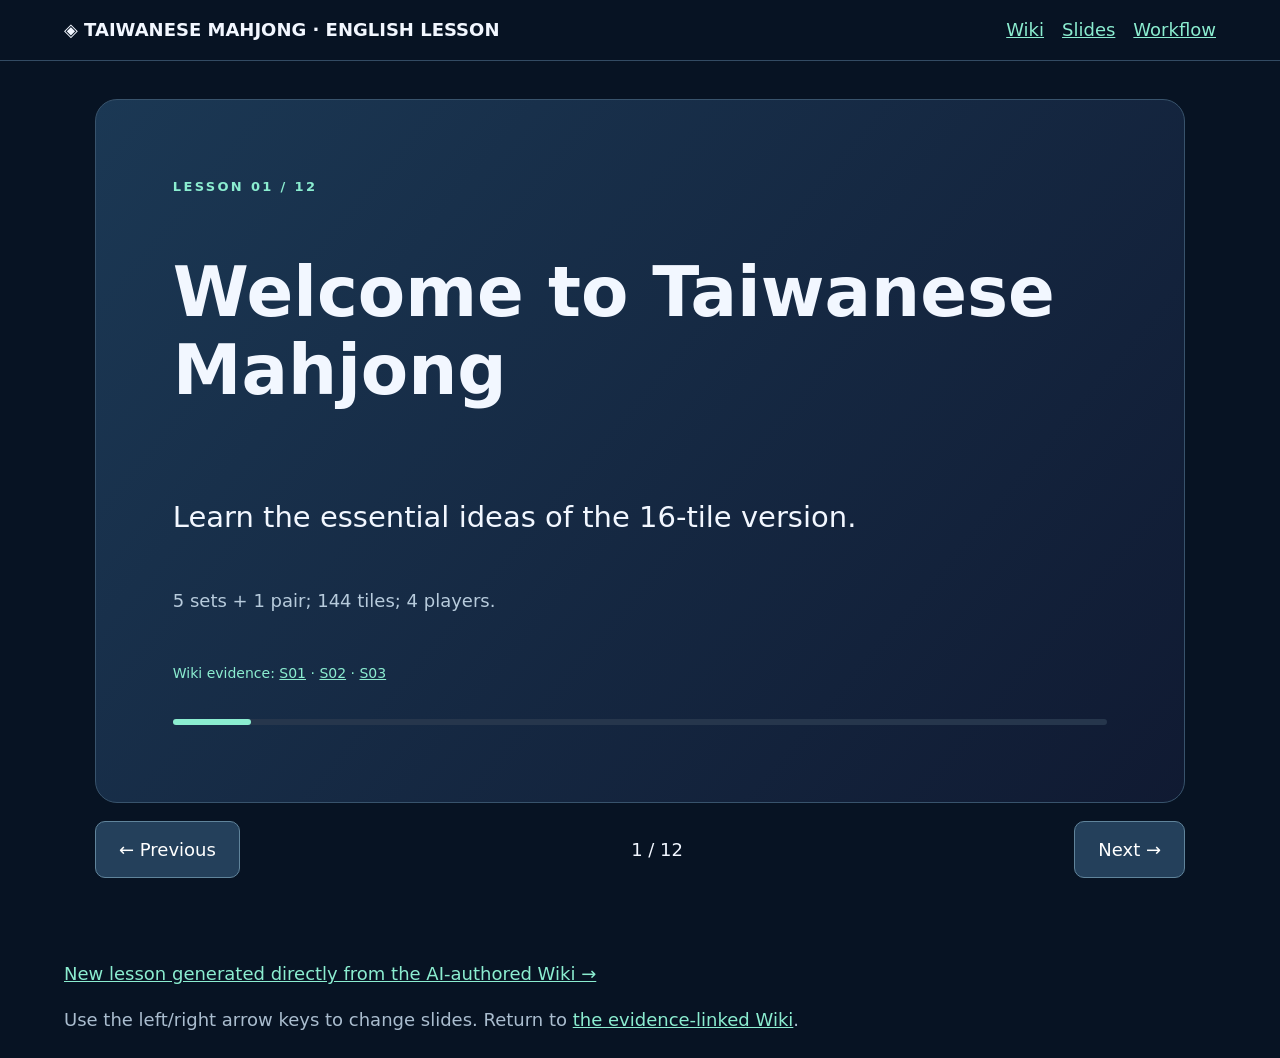
<file: llm-wiki/presentation.html>
<!DOCTYPE html><html lang="en"><head><meta charset="utf-8"><meta name="viewport" content="width=device-width,initial-scale=1"><title>12-slide teaching presentation — Taiwanese Mahjong</title><style>body{margin:0;background:#071323;color:#f2f7ff;font:18px/1.55 system-ui}a{color:#8bedd0}header{padding:16px 5%;display:flex;justify-content:space-between;gap:20px;flex-wrap:wrap;border-bottom:1px solid #334b63}nav a{margin-left:18px}.deck{box-sizing:border-box;background:linear-gradient(130deg,#1b3854,#101a32);border:1px solid #38536c;border-radius:22px;min-height:65vh;margin:3% auto 0;max-width:1090px;padding:clamp(28px,6vw,78px);display:flex;flex-direction:column;justify-content:center}.eyebrow{color:#8bedd0;letter-spacing:.18em;text-transform:uppercase;font-size:13px;font-weight:800}h1{font-size:clamp(35px,6vw,69px);max-width:950px;line-height:1.12}.lead{font-size:clamp(19px,2.5vw,29px)}.note{color:#b7cbdc}.controls{display:flex;justify-content:space-between;align-items:center;gap:15px;margin:18px auto 40px;max-width:1090px}button{border-radius:10px;background:#24405b;color:#fff;border:1px solid #60849b;padding:14px 23px;cursor:pointer;font:inherit}button:hover{border-color:#8bedd0}.evidence{font-size:14px;color:#8bedd0;margin-top:30px}.bar{height:6px;background:#26364c;border-radius:10px;margin-top:20px}.bar i{display:block;height:100%;background:#8bedd0;border-radius:10px;width:0}footer{padding:24px 5%;color:#aabdcf}</style></head><body><header><b>◈ TAIWANESE MAHJONG · ENGLISH LESSON</b><nav><a href="index.html">Wiki</a><a href="presentation.html">Slides</a><a href="workflow.html">Workflow</a></nav></header><main><section class="deck" aria-live="polite"><div class="eyebrow" id="section">LESSON</div><h1 id="title">Taiwanese Mahjong</h1><p class="lead" id="body"></p><p class="note" id="note"></p><p class="evidence" id="sources"></p><div class="bar"><i id="bar"></i></div></section><div class="controls"><button onclick="change(-1)">← Previous</button><span id="count">1 / 12</span><button onclick="change(1)">Next →</button></div></main><footer><p><a href="v2/presentation.html">New lesson generated directly from the AI-authored Wiki →</a></p>Use the left/right arrow keys to change slides. Return to <a href="index.html">the evidence-linked Wiki</a>.</footer><script>const data=[["Welcome to Taiwanese Mahjong","Learn the essential ideas of the 16-tile version.","5 sets + 1 pair; 144 tiles; 4 players.","S01 S02 S03"],["The winning equation","5 sets of 3 tiles + 1 pair of 2 tiles = 17 structural tiles.","A kong is four physical tiles but counts as one set.","S01 S02 S03 S05"],["Learn the tile families","The three numbered suits are Characters, Dots and Bamboo.","Honors are Winds and Dragons; bonus tiles are Flowers and Seasons.","S02 S03 S05"],["The draw–discard turn","Ordinarily you hold 16 tiles between turns; after drawing, discard one.","The dealer starts with 17 tiles and discards first.","S02 S05"],["Chow / Chi","Three consecutive numbers from the same suit form a chow.","Example: Bamboo 4, 5 and 6. A chow is normally claimed only from the previous player's discard.","S01 S04 S05"],["Pung / Pong","Three identical tiles form a pung.","Example: East, East, East. A matching discard can complete a pung.","S01 S04 S05"],["Kong","Four identical tiles form a kong, counted as a single set.","After a declared kong you draw a replacement tile.","S02 S04 S05"],["Flower replacement","Reveal a drawn Flower or Season and take a replacement tile.","Flowers are bonus tiles, not part of the regular winning sets.","S02 S04 S05"],["Example of a win","Characters 1-2-3 · Characters 5-5-5 · Dots 4-5-6 · Bamboo 7-8-9 · East-East-East · Red Dragon pair.","Five groups of three plus one pair makes 17.","S01 S02 S03 S05"],["Watch out for house rules","Scoring conventions differ, including minimum tai and payment methods.","Agree on a ruleset before playing; don't assume one platform's table is universal.","S01 S02 S03 S05"],["Quick quiz","Q1: How many structural tiles at a normal win? Q2: Can you chow Winds? Q3: What follows a Flower draw?","Answers: 17; No; Reveal the Flower and draw a replacement tile.","S01 S02 S05"],["How we verified this lesson","Each slide cites the five-source Wiki; the workflow checks evidence before generation.","Read the Wiki and validation log to see why variation is acknowledged.","S01 S02 S03 S04 S05"]];let index=0;function draw(){const s=data[index];document.querySelector('#section').textContent='LESSON '+String(index+1).padStart(2,'0')+' / 12';document.querySelector('#title').textContent=s[0];document.querySelector('#body').textContent=s[1];document.querySelector('#note').textContent=s[2];document.querySelector('#sources').innerHTML='Wiki evidence: '+s[3].split(' ').map(x=>'<a href="index.html#'+x+'">'+x+'</a>').join(' · ');document.querySelector('#count').textContent=(index+1)+' / '+data.length;document.querySelector('#bar').style.width=((index+1)/data.length*100)+'%'}function change(d){index=Math.max(0,Math.min(data.length-1,index+d));draw()}addEventListener('keydown',e=>{if(e.key==='ArrowRight')change(1);if(e.key==='ArrowLeft')change(-1)});draw();</script></body></html>
</file>
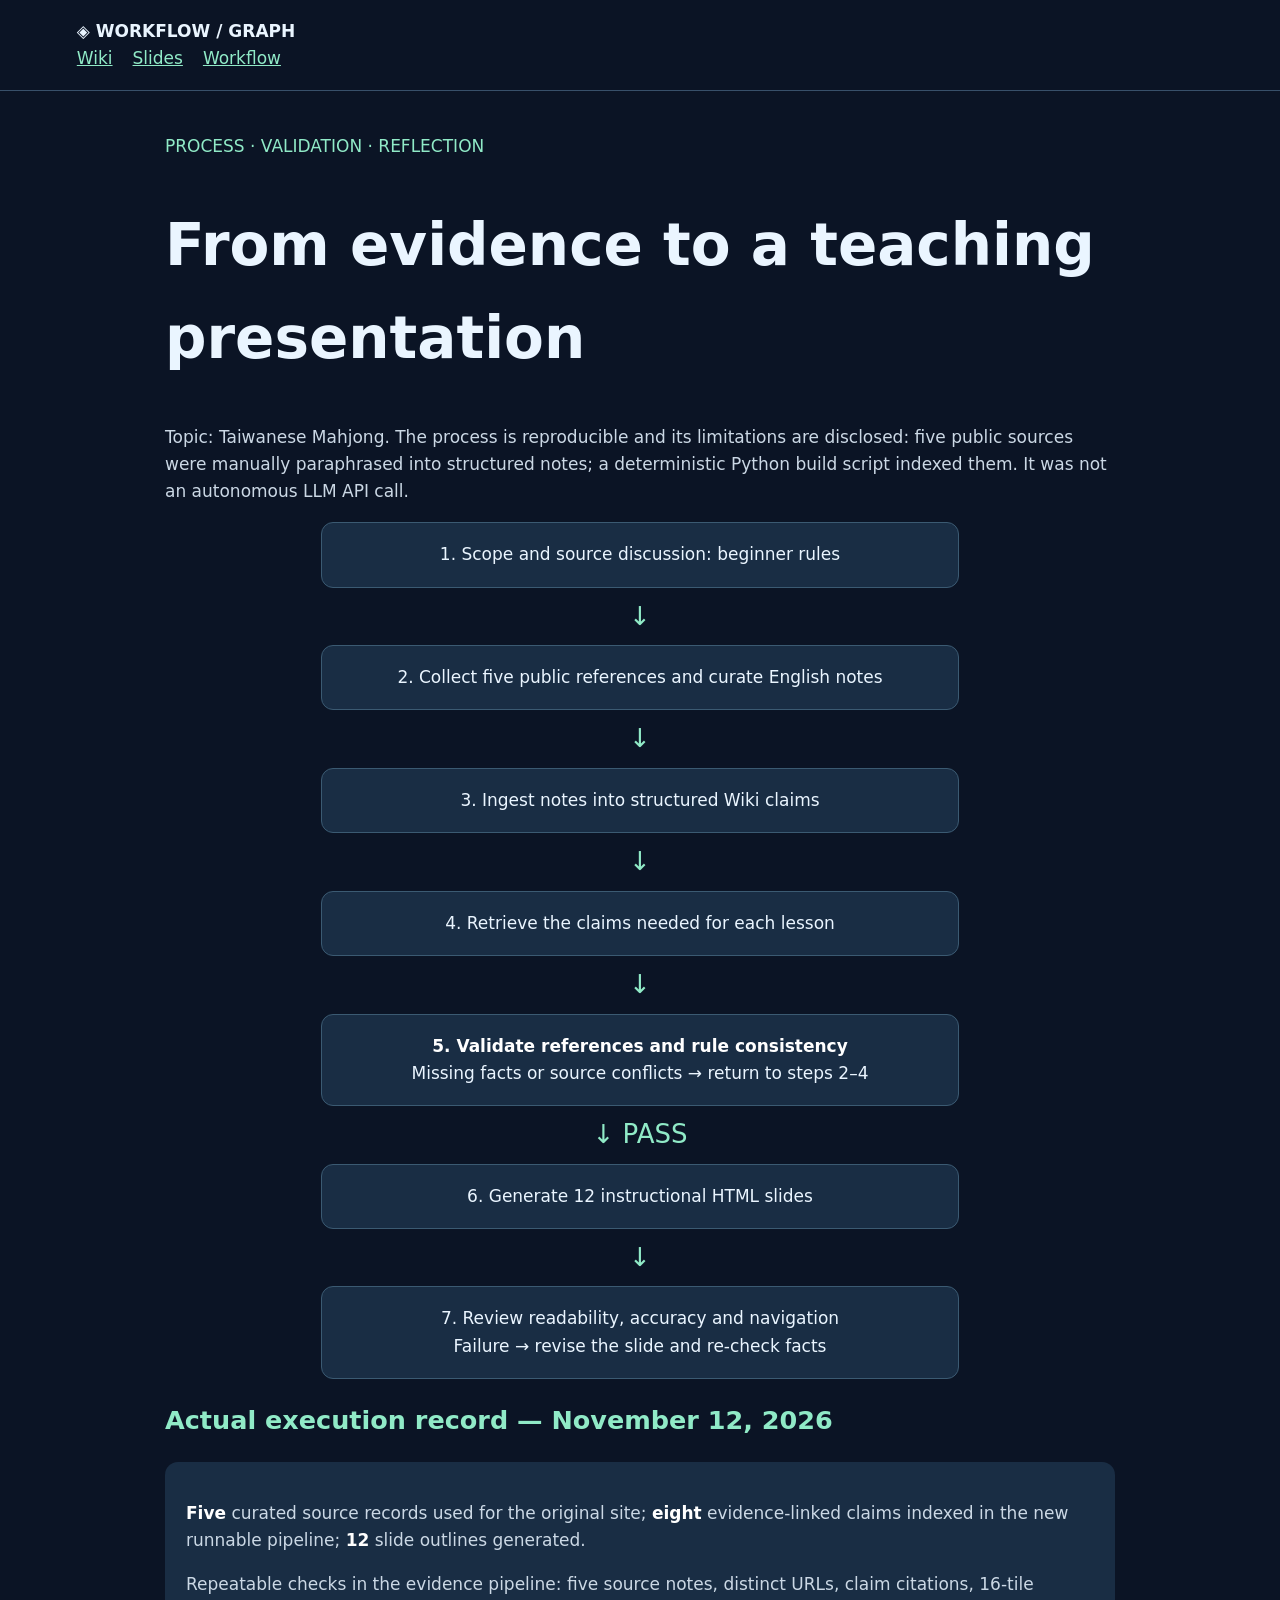
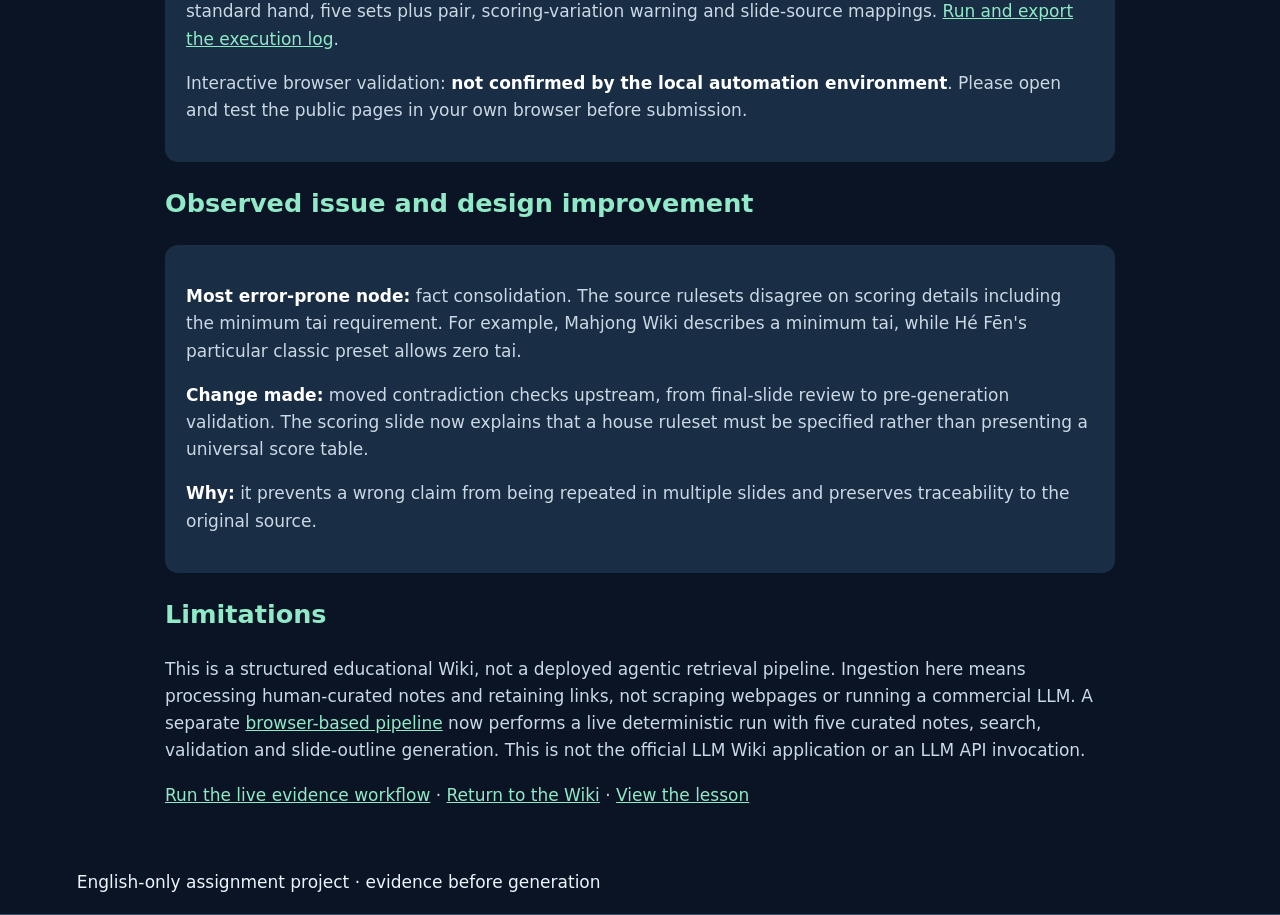
<file: llm-wiki/workflow.html>
<!DOCTYPE html><html lang="en"><head><meta charset="utf-8"><meta name="viewport" content="width=device-width,initial-scale=1"><title>Workflow and Validation · Taiwanese Mahjong</title><style>body{margin:0;background:#0b1425;color:#eaf5ff;font:17px/1.6 system-ui}header,footer{padding:18px 6%;border-bottom:1px solid #38506a}a{color:#90eac7}nav a{margin-right:20px}main{max-width:950px;padding:25px;margin:auto}h1{font-size:clamp(32px,5vw,58px)}h2{color:#90eac7}.node{max-width:600px;padding:18px;margin:8px auto;background:#192d44;border:1px solid #3b5a72;border-radius:12px;text-align:center}.arrow{text-align:center;color:#90eac7;font-size:26px}.card{padding:21px;margin:18px 0;background:#192d44;border-radius:13px}strong{color:#fff}p,li{color:#cbd8e5}</style></head><body><header><b>◈ WORKFLOW / GRAPH</b><nav><a href="index.html">Wiki</a><a href="presentation.html">Slides</a><a href="workflow.html">Workflow</a></nav></header><main><p style="color:#90eac7">PROCESS · VALIDATION · REFLECTION</p><h1>From evidence to a teaching presentation</h1><p>Topic: Taiwanese Mahjong. The process is reproducible and its limitations are disclosed: five public sources were manually paraphrased into structured notes; a deterministic Python build script indexed them. It was not an autonomous LLM API call.</p><section><div class="node">1. Scope and source discussion: beginner rules</div><div class="arrow">↓</div><div class="node">2. Collect five public references and curate English notes</div><div class="arrow">↓</div><div class="node">3. Ingest notes into structured Wiki claims</div><div class="arrow">↓</div><div class="node">4. Retrieve the claims needed for each lesson</div><div class="arrow">↓</div><div class="node"><strong>5. Validate references and rule consistency</strong><br>Missing facts or source conflicts → return to steps 2–4</div><div class="arrow">↓ PASS</div><div class="node">6. Generate 12 instructional HTML slides</div><div class="arrow">↓</div><div class="node">7. Review readability, accuracy and navigation<br>Failure → revise the slide and re-check facts</div></section><h2>Actual execution record — November 12, 2026</h2><div class="card"><p><strong>Five</strong> curated source records used for the original site; <strong>eight</strong> evidence-linked claims indexed in the new runnable pipeline; <strong>12</strong> slide outlines generated.</p><p>Repeatable checks in the evidence pipeline: five source notes, distinct URLs, claim citations, 16-tile standard hand, five sets plus pair, scoring-variation warning and slide-source mappings. <a href="pipeline.html">Run and export the execution log</a>.</p><p>Interactive browser validation: <strong>not confirmed by the local automation environment</strong>. Please open and test the public pages in your own browser before submission.</p></div><h2>Observed issue and design improvement</h2><div class="card"><p><strong>Most error-prone node:</strong> fact consolidation. The source rulesets disagree on scoring details including the minimum tai requirement. For example, Mahjong Wiki describes a minimum tai, while Hé Fēn's particular classic preset allows zero tai.</p><p><strong>Change made:</strong> moved contradiction checks upstream, from final-slide review to pre-generation validation. The scoring slide now explains that a house ruleset must be specified rather than presenting a universal score table.</p><p><strong>Why:</strong> it prevents a wrong claim from being repeated in multiple slides and preserves traceability to the original source.</p></div><h2>Limitations</h2><p>This is a structured educational Wiki, not a deployed agentic retrieval pipeline. Ingestion here means processing human-curated notes and retaining links, not scraping webpages or running a commercial LLM. A separate <a href="pipeline.html">browser-based pipeline</a> now performs a live deterministic run with five curated notes, search, validation and slide-outline generation. This is not the official LLM Wiki application or an LLM API invocation.</p><p><a href="pipeline.html">Run the live evidence workflow</a> · <a href="index.html">Return to the Wiki</a> · <a href="presentation.html">View the lesson</a></p></main><footer>English-only assignment project · evidence before generation</footer></body></html>
</file>
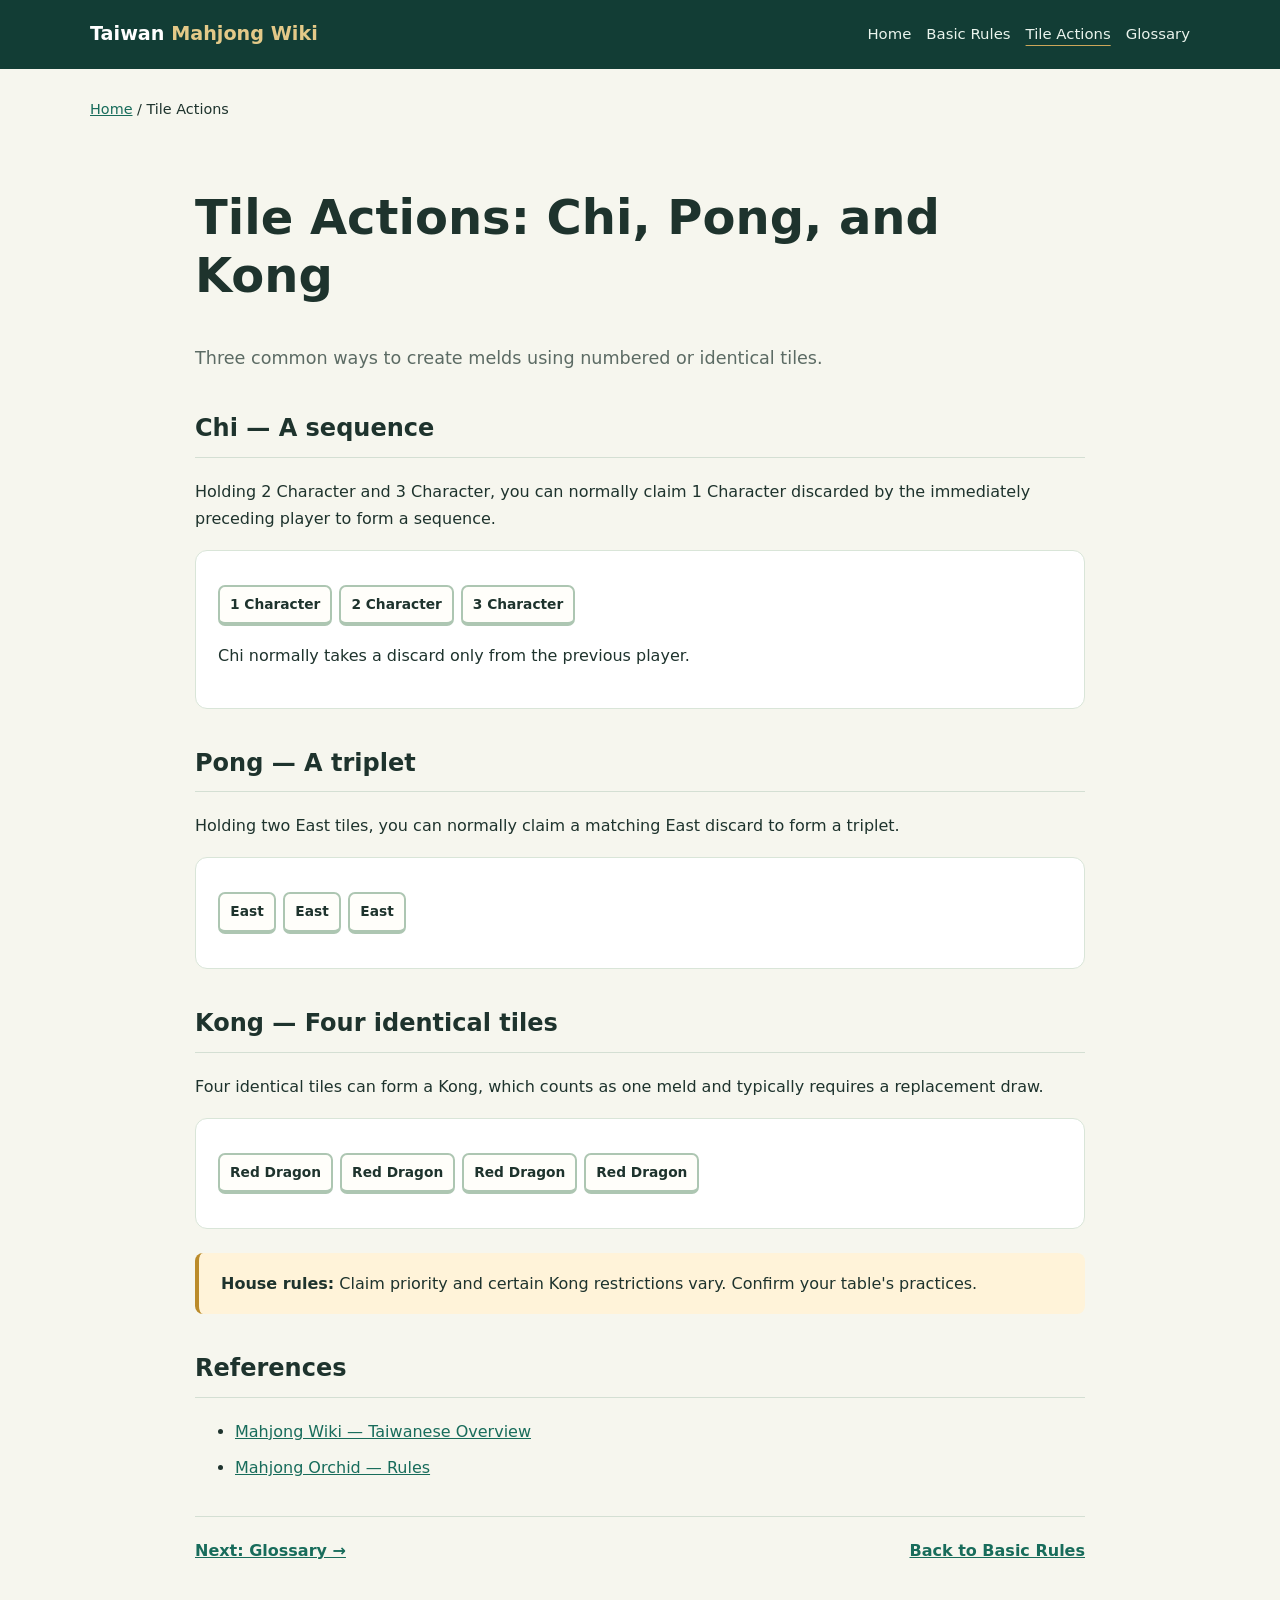
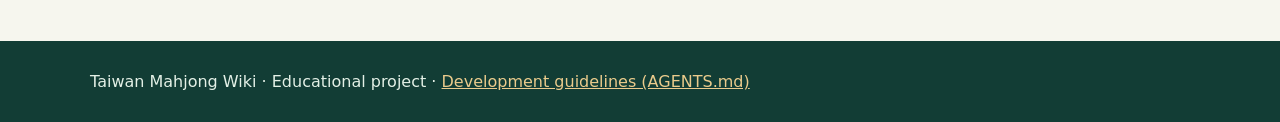
<file: pages/actions.html>
<!doctype html><html lang="en"><head><meta charset="utf-8"><meta name="viewport" content="width=device-width,initial-scale=1"><meta name="description" content="Learn the meaning of Chi, Pong and Kong in Taiwanese 16-tile mahjong."><title>Tile Actions | Taiwan Mahjong Wiki</title><link rel="stylesheet" href="../assets/style.css"><script defer src="../assets/script.js"></script></head><body><header class="site-header"><div class="container header-inner"><a class="brand" href="../index.html">Taiwan <span>Mahjong Wiki</span></a><nav class="nav" aria-label="Main navigation"><a href="../index.html">Home</a><a href="../pages/basic-rules.html">Basic Rules</a><a href="../pages/actions.html" aria-current="page">Tile Actions</a><a href="../pages/glossary.html">Glossary</a></nav></div></header><main><div class="container"><div class="breadcrumb"><a href="../index.html">Home</a> / Tile Actions</div></div><article class="container article"><h1>Tile Actions: Chi, Pong, and Kong</h1><p class="lead">Three common ways to create melds using numbered or identical tiles.</p><h2>Chi — A sequence</h2><p>Holding 2 Character and 3 Character, you can normally claim 1 Character discarded by the immediately preceding player to form a sequence.</p><div class="example"><div class="tiles"><span class="tile">1 Character</span><span class="tile">2 Character</span><span class="tile">3 Character</span></div><p>Chi normally takes a discard only from the previous player.</p></div><h2>Pong — A triplet</h2><p>Holding two East tiles, you can normally claim a matching East discard to form a triplet.</p><div class="example"><div class="tiles"><span class="tile">East</span><span class="tile">East</span><span class="tile">East</span></div></div><h2>Kong — Four identical tiles</h2><p>Four identical tiles can form a Kong, which counts as one meld and typically requires a replacement draw.</p><div class="example"><div class="tiles"><span class="tile">Red Dragon</span><span class="tile">Red Dragon</span><span class="tile">Red Dragon</span><span class="tile">Red Dragon</span></div></div><div class="notice warning"><strong>House rules:</strong> Claim priority and certain Kong restrictions vary. Confirm your table's practices.</div><h2>References</h2><ul class="source-list"><li><a href="https://mahjong.wikidot.com/rules:taiwanese-overview" target="_blank" rel="noopener noreferrer">Mahjong Wiki — Taiwanese Overview</a></li><li><a href="https://mahjongorchid.com/en/rules/" target="_blank" rel="noopener noreferrer">Mahjong Orchid — Rules</a></li></ul><div class="next"><a href="glossary.html">Next: Glossary →</a><a href="basic-rules.html">Back to Basic Rules</a></div></article></main><footer class="site-footer"><div class="container">Taiwan Mahjong Wiki · Educational project · <a href="../AGENTS.md">Development guidelines (AGENTS.md)</a></div></footer></body></html>
</file>
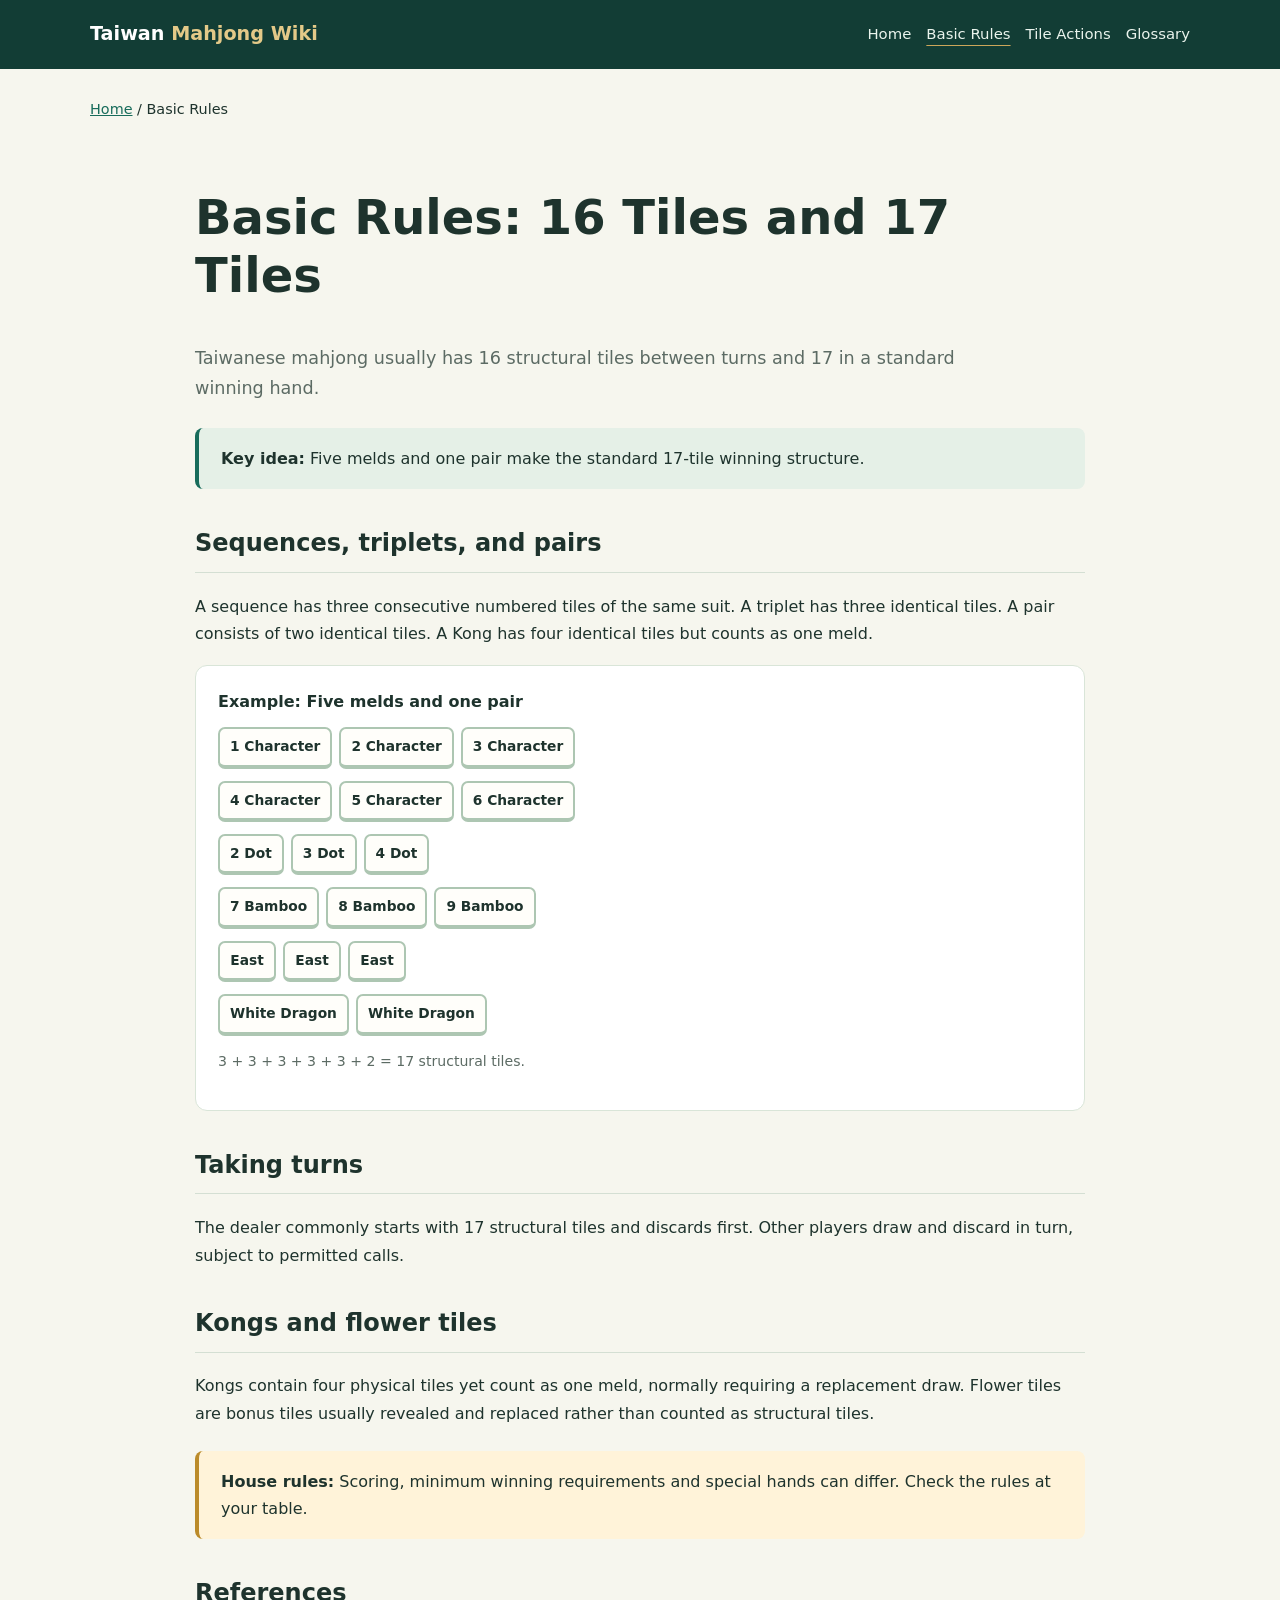
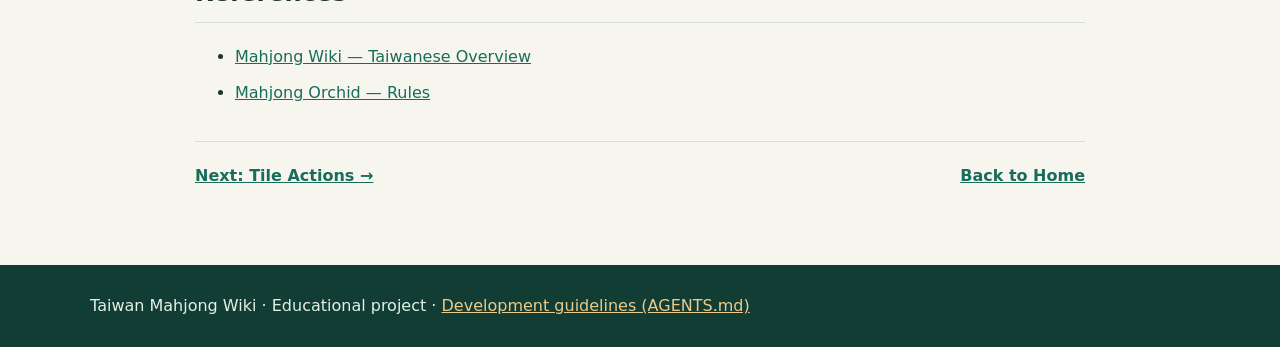
<file: pages/basic-rules.html>
<!doctype html><html lang="en"><head><meta charset="utf-8"><meta name="viewport" content="width=device-width,initial-scale=1"><meta name="description" content="How Taiwanese mahjong uses a 16-tile resting hand and a 17-tile winning structure."><title>Basic Rules | Taiwan Mahjong Wiki</title><link rel="stylesheet" href="../assets/style.css"><script defer src="../assets/script.js"></script></head><body><header class="site-header"><div class="container header-inner"><a class="brand" href="../index.html">Taiwan <span>Mahjong Wiki</span></a><nav class="nav" aria-label="Main navigation"><a href="../index.html">Home</a><a href="../pages/basic-rules.html" aria-current="page">Basic Rules</a><a href="../pages/actions.html">Tile Actions</a><a href="../pages/glossary.html">Glossary</a></nav></div></header><main><div class="container"><div class="breadcrumb"><a href="../index.html">Home</a> / Basic Rules</div></div><article class="container article"><h1>Basic Rules: 16 Tiles and 17 Tiles</h1><p class="lead">Taiwanese mahjong usually has 16 structural tiles between turns and 17 in a standard winning hand.</p><div class="notice"><strong>Key idea:</strong> Five melds and one pair make the standard 17-tile winning structure.</div><h2>Sequences, triplets, and pairs</h2><p>A sequence has three consecutive numbered tiles of the same suit. A triplet has three identical tiles. A pair consists of two identical tiles. A Kong has four identical tiles but counts as one meld.</p><div class="example"><strong>Example: Five melds and one pair</strong><div class="tiles"><span class="tile">1 Character</span><span class="tile">2 Character</span><span class="tile">3 Character</span></div><div class="tiles"><span class="tile">4 Character</span><span class="tile">5 Character</span><span class="tile">6 Character</span></div><div class="tiles"><span class="tile">2 Dot</span><span class="tile">3 Dot</span><span class="tile">4 Dot</span></div><div class="tiles"><span class="tile">7 Bamboo</span><span class="tile">8 Bamboo</span><span class="tile">9 Bamboo</span></div><div class="tiles"><span class="tile">East</span><span class="tile">East</span><span class="tile">East</span></div><div class="tiles"><span class="tile">White Dragon</span><span class="tile">White Dragon</span></div><p class="tagline">3 + 3 + 3 + 3 + 3 + 2 = 17 structural tiles.</p></div><h2>Taking turns</h2><p>The dealer commonly starts with 17 structural tiles and discards first. Other players draw and discard in turn, subject to permitted calls.</p><h2>Kongs and flower tiles</h2><p>Kongs contain four physical tiles yet count as one meld, normally requiring a replacement draw. Flower tiles are bonus tiles usually revealed and replaced rather than counted as structural tiles.</p><div class="notice warning"><strong>House rules:</strong> Scoring, minimum winning requirements and special hands can differ. Check the rules at your table.</div><h2>References</h2><ul class="source-list"><li><a href="https://mahjong.wikidot.com/rules:taiwanese-overview" target="_blank" rel="noopener noreferrer">Mahjong Wiki — Taiwanese Overview</a></li><li><a href="https://mahjongorchid.com/en/rules/" target="_blank" rel="noopener noreferrer">Mahjong Orchid — Rules</a></li></ul><div class="next"><a href="actions.html">Next: Tile Actions →</a><a href="../index.html">Back to Home</a></div></article></main><footer class="site-footer"><div class="container">Taiwan Mahjong Wiki · Educational project · <a href="../AGENTS.md">Development guidelines (AGENTS.md)</a></div></footer></body></html>
</file>
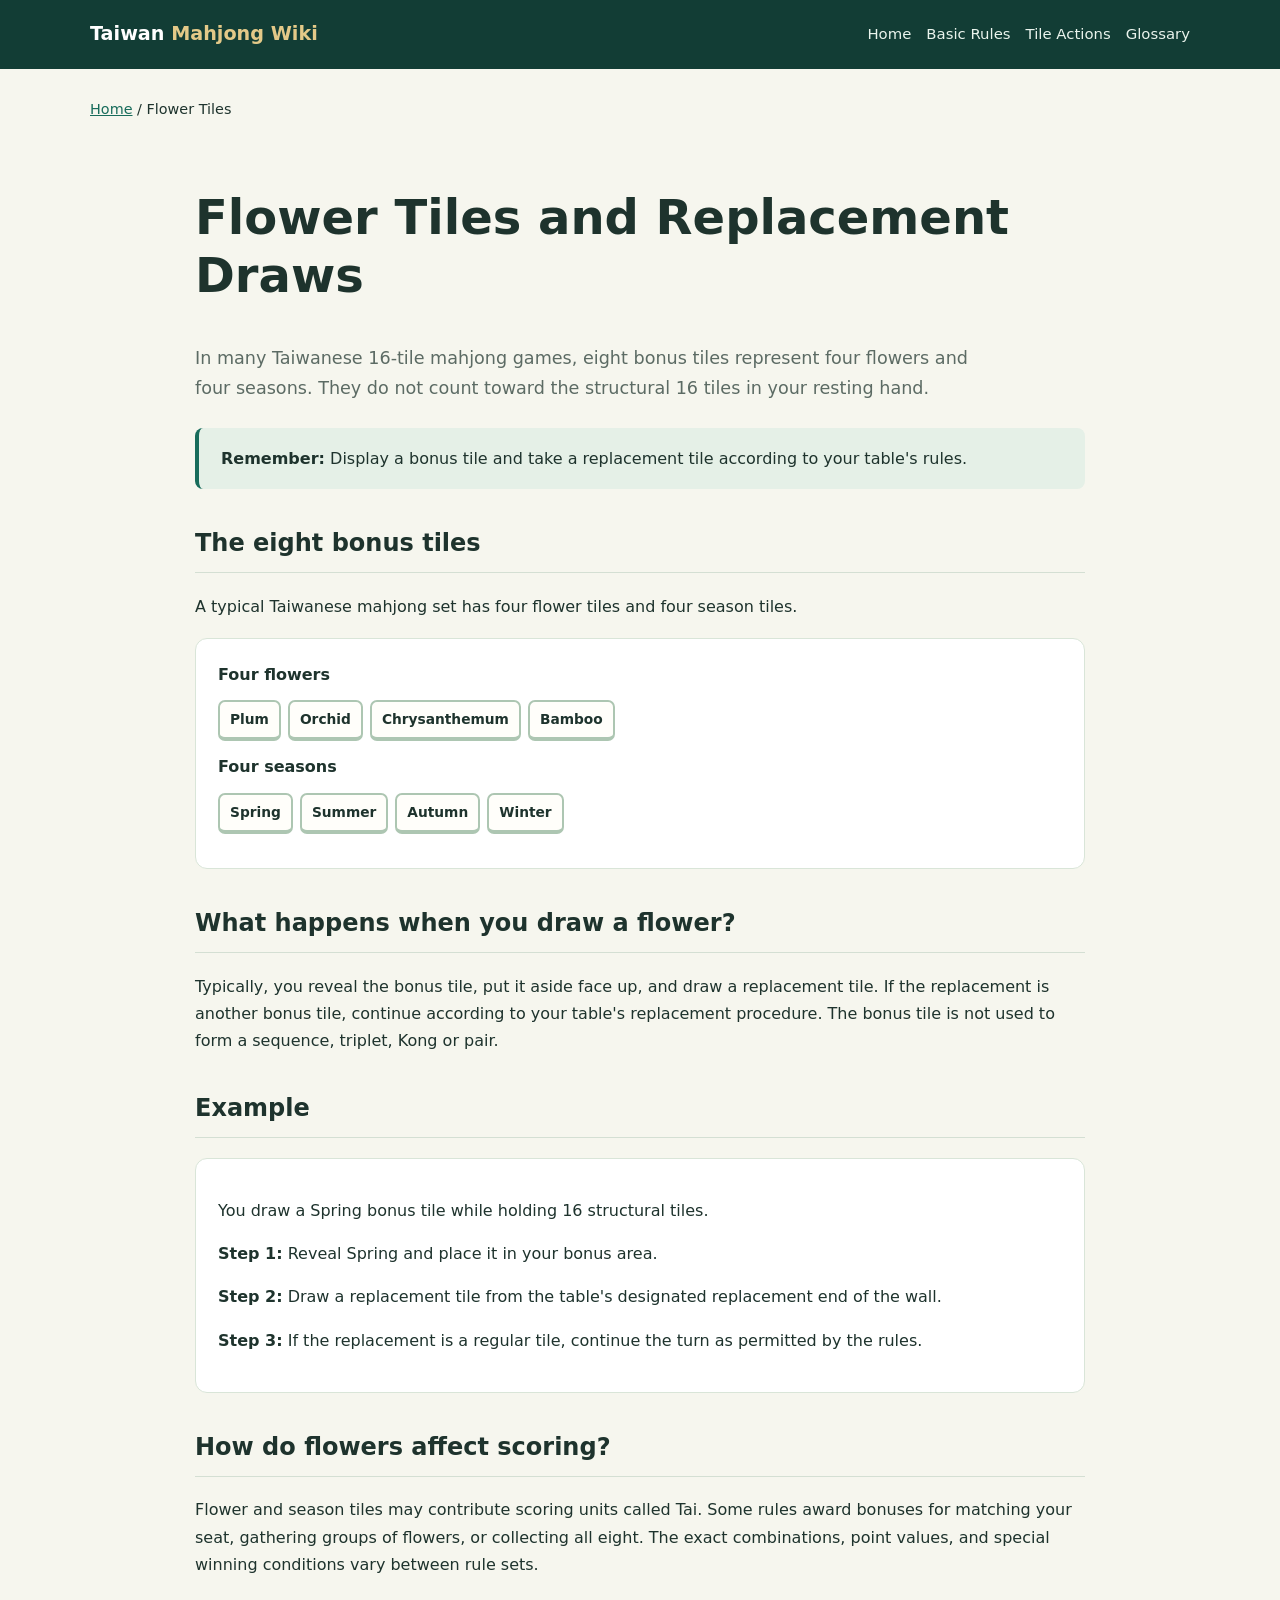
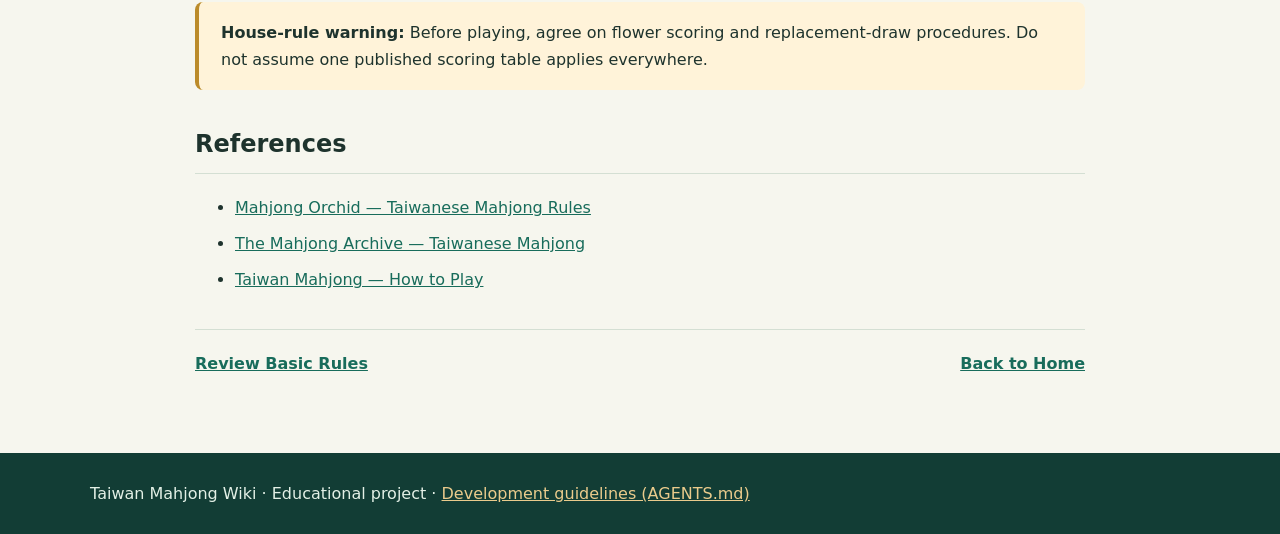
<file: pages/flower-tiles.html>
<!doctype html><html lang="en"><head><meta charset="utf-8"><meta name="viewport" content="width=device-width,initial-scale=1"><meta name="description" content="Learn how flower and season bonus tiles work in Taiwanese 16-tile mahjong, including replacement draws and house-rule variations."><title>Flower Tiles | Taiwan Mahjong Wiki</title><link rel="stylesheet" href="../assets/style.css"><script defer src="../assets/script.js"></script></head><body><header class="site-header"><div class="container header-inner"><a class="brand" href="../index.html">Taiwan <span>Mahjong Wiki</span></a><nav class="nav" aria-label="Main navigation"><a href="../index.html">Home</a><a href="basic-rules.html">Basic Rules</a><a href="actions.html">Tile Actions</a><a href="glossary.html">Glossary</a></nav></div></header><main><div class="container"><div class="breadcrumb"><a href="../index.html">Home</a> / Flower Tiles</div></div><article class="container article"><h1>Flower Tiles and Replacement Draws</h1><p class="lead">In many Taiwanese 16-tile mahjong games, eight bonus tiles represent four flowers and four seasons. They do not count toward the structural 16 tiles in your resting hand.</p><div class="notice"><strong>Remember:</strong> Display a bonus tile and take a replacement tile according to your table's rules.</div><h2>The eight bonus tiles</h2><p>A typical Taiwanese mahjong set has four flower tiles and four season tiles.</p><div class="example"><strong>Four flowers</strong><div class="tiles"><span class="tile">Plum</span><span class="tile">Orchid</span><span class="tile">Chrysanthemum</span><span class="tile">Bamboo</span></div><strong>Four seasons</strong><div class="tiles"><span class="tile">Spring</span><span class="tile">Summer</span><span class="tile">Autumn</span><span class="tile">Winter</span></div></div><h2>What happens when you draw a flower?</h2><p>Typically, you reveal the bonus tile, put it aside face up, and draw a replacement tile. If the replacement is another bonus tile, continue according to your table's replacement procedure. The bonus tile is not used to form a sequence, triplet, Kong or pair.</p><h2>Example</h2><div class="example"><p>You draw a Spring bonus tile while holding 16 structural tiles.</p><p><strong>Step 1:</strong> Reveal Spring and place it in your bonus area.</p><p><strong>Step 2:</strong> Draw a replacement tile from the table's designated replacement end of the wall.</p><p><strong>Step 3:</strong> If the replacement is a regular tile, continue the turn as permitted by the rules.</p></div><h2>How do flowers affect scoring?</h2><p>Flower and season tiles may contribute scoring units called Tai. Some rules award bonuses for matching your seat, gathering groups of flowers, or collecting all eight. The exact combinations, point values, and special winning conditions vary between rule sets.</p><div class="notice warning"><strong>House-rule warning:</strong> Before playing, agree on flower scoring and replacement-draw procedures. Do not assume one published scoring table applies everywhere.</div><h2>References</h2><ul class="source-list"><li><a href="https://mahjongorchid.com/en/rules/" target="_blank" rel="noopener noreferrer">Mahjong Orchid — Taiwanese Mahjong Rules</a></li><li><a href="https://mahjongarchive.com/variant-taiwanese" target="_blank" rel="noopener noreferrer">The Mahjong Archive — Taiwanese Mahjong</a></li><li><a href="https://taiwanmahjong.com/how-to-play" target="_blank" rel="noopener noreferrer">Taiwan Mahjong — How to Play</a></li></ul><div class="next"><a href="basic-rules.html">Review Basic Rules</a><a href="../index.html">Back to Home</a></div></article></main><footer class="site-footer"><div class="container">Taiwan Mahjong Wiki · Educational project · <a href="../AGENTS.md">Development guidelines (AGENTS.md)</a></div></footer></body></html>
</file>
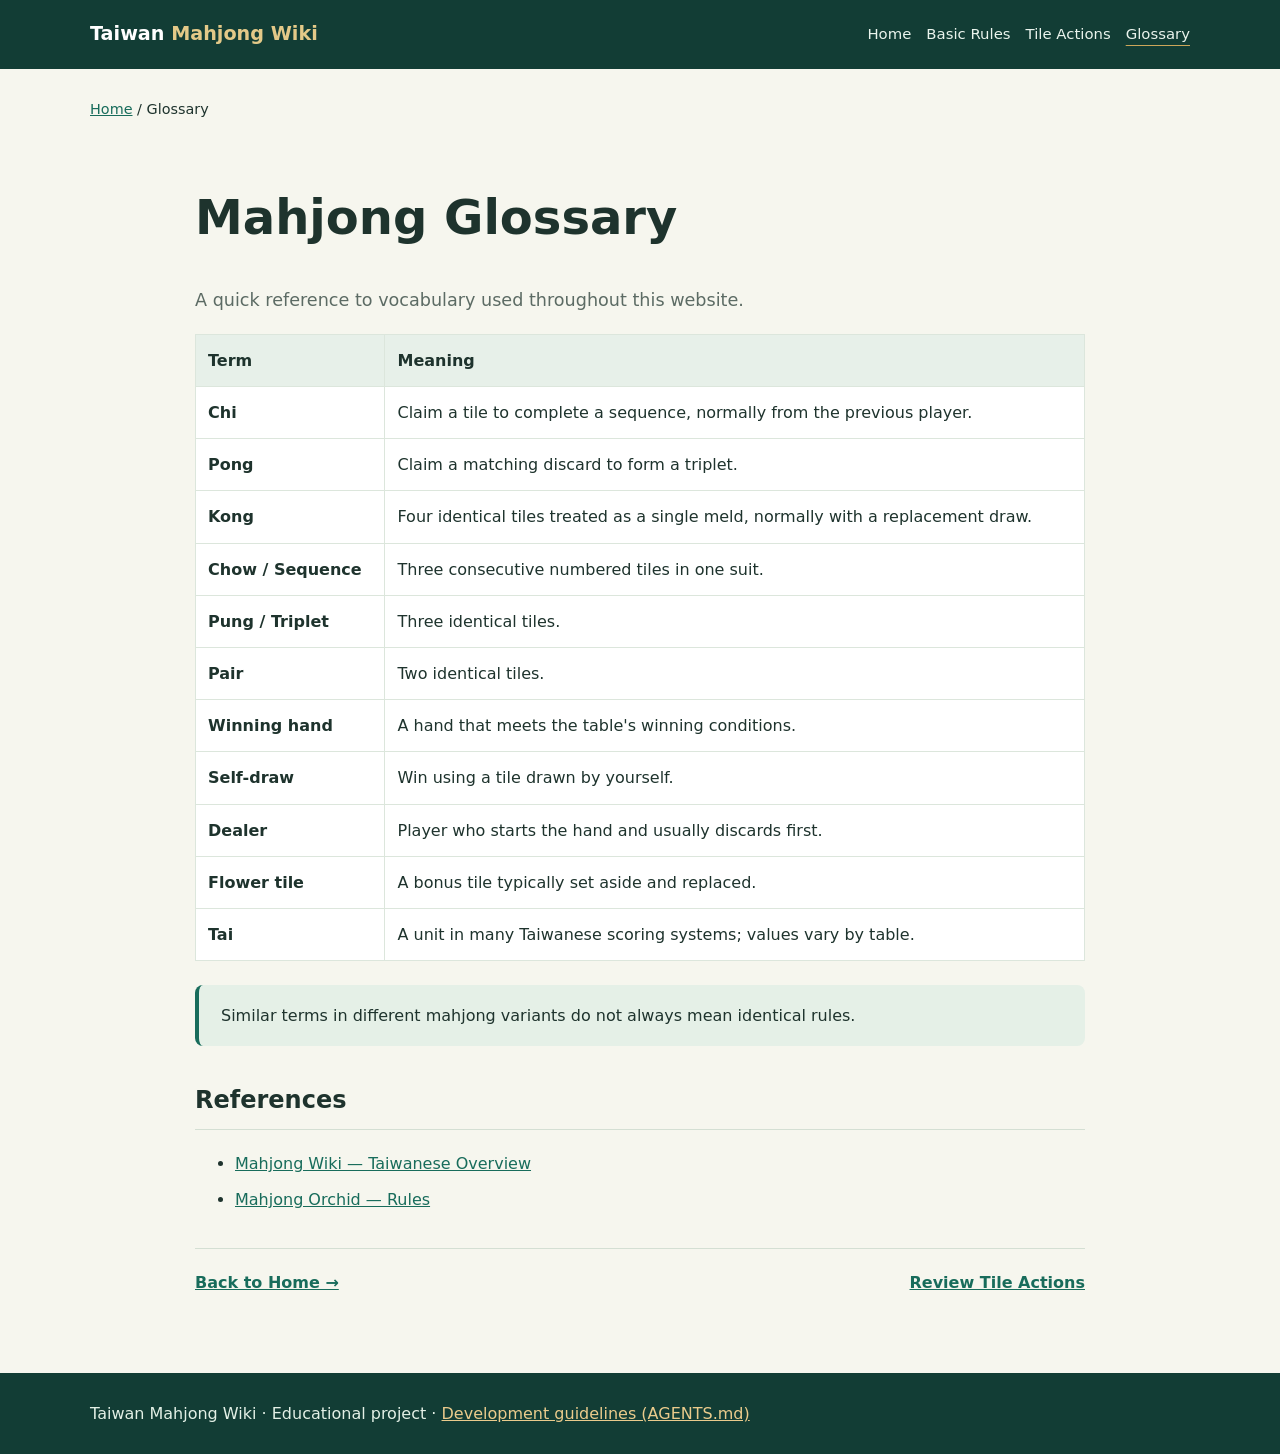
<file: pages/glossary.html>
<!doctype html><html lang="en"><head><meta charset="utf-8"><meta name="viewport" content="width=device-width,initial-scale=1"><meta name="description" content="English glossary of common Taiwanese 16-tile mahjong terms."><title>Glossary | Taiwan Mahjong Wiki</title><link rel="stylesheet" href="../assets/style.css"><script defer src="../assets/script.js"></script></head><body><header class="site-header"><div class="container header-inner"><a class="brand" href="../index.html">Taiwan <span>Mahjong Wiki</span></a><nav class="nav" aria-label="Main navigation"><a href="../index.html">Home</a><a href="../pages/basic-rules.html">Basic Rules</a><a href="../pages/actions.html">Tile Actions</a><a href="../pages/glossary.html" aria-current="page">Glossary</a></nav></div></header><main><div class="container"><div class="breadcrumb"><a href="../index.html">Home</a> / Glossary</div></div><article class="container article"><h1>Mahjong Glossary</h1><p class="lead">A quick reference to vocabulary used throughout this website.</p><div class="table-wrap"><table><thead><tr><th>Term</th><th>Meaning</th></tr></thead><tbody><tr><td><strong>Chi</strong></td><td>Claim a tile to complete a sequence, normally from the previous player.</td></tr><tr><td><strong>Pong</strong></td><td>Claim a matching discard to form a triplet.</td></tr><tr><td><strong>Kong</strong></td><td>Four identical tiles treated as a single meld, normally with a replacement draw.</td></tr><tr><td><strong>Chow / Sequence</strong></td><td>Three consecutive numbered tiles in one suit.</td></tr><tr><td><strong>Pung / Triplet</strong></td><td>Three identical tiles.</td></tr><tr><td><strong>Pair</strong></td><td>Two identical tiles.</td></tr><tr><td><strong>Winning hand</strong></td><td>A hand that meets the table's winning conditions.</td></tr><tr><td><strong>Self-draw</strong></td><td>Win using a tile drawn by yourself.</td></tr><tr><td><strong>Dealer</strong></td><td>Player who starts the hand and usually discards first.</td></tr><tr><td><strong>Flower tile</strong></td><td>A bonus tile typically set aside and replaced.</td></tr><tr><td><strong>Tai</strong></td><td>A unit in many Taiwanese scoring systems; values vary by table.</td></tr></tbody></table></div><div class="notice">Similar terms in different mahjong variants do not always mean identical rules.</div><h2>References</h2><ul class="source-list"><li><a href="https://mahjong.wikidot.com/rules:taiwanese-overview" target="_blank" rel="noopener noreferrer">Mahjong Wiki — Taiwanese Overview</a></li><li><a href="https://mahjongorchid.com/en/rules/" target="_blank" rel="noopener noreferrer">Mahjong Orchid — Rules</a></li></ul><div class="next"><a href="../index.html">Back to Home →</a><a href="actions.html">Review Tile Actions</a></div></article></main><footer class="site-footer"><div class="container">Taiwan Mahjong Wiki · Educational project · <a href="../AGENTS.md">Development guidelines (AGENTS.md)</a></div></footer></body></html>
</file>
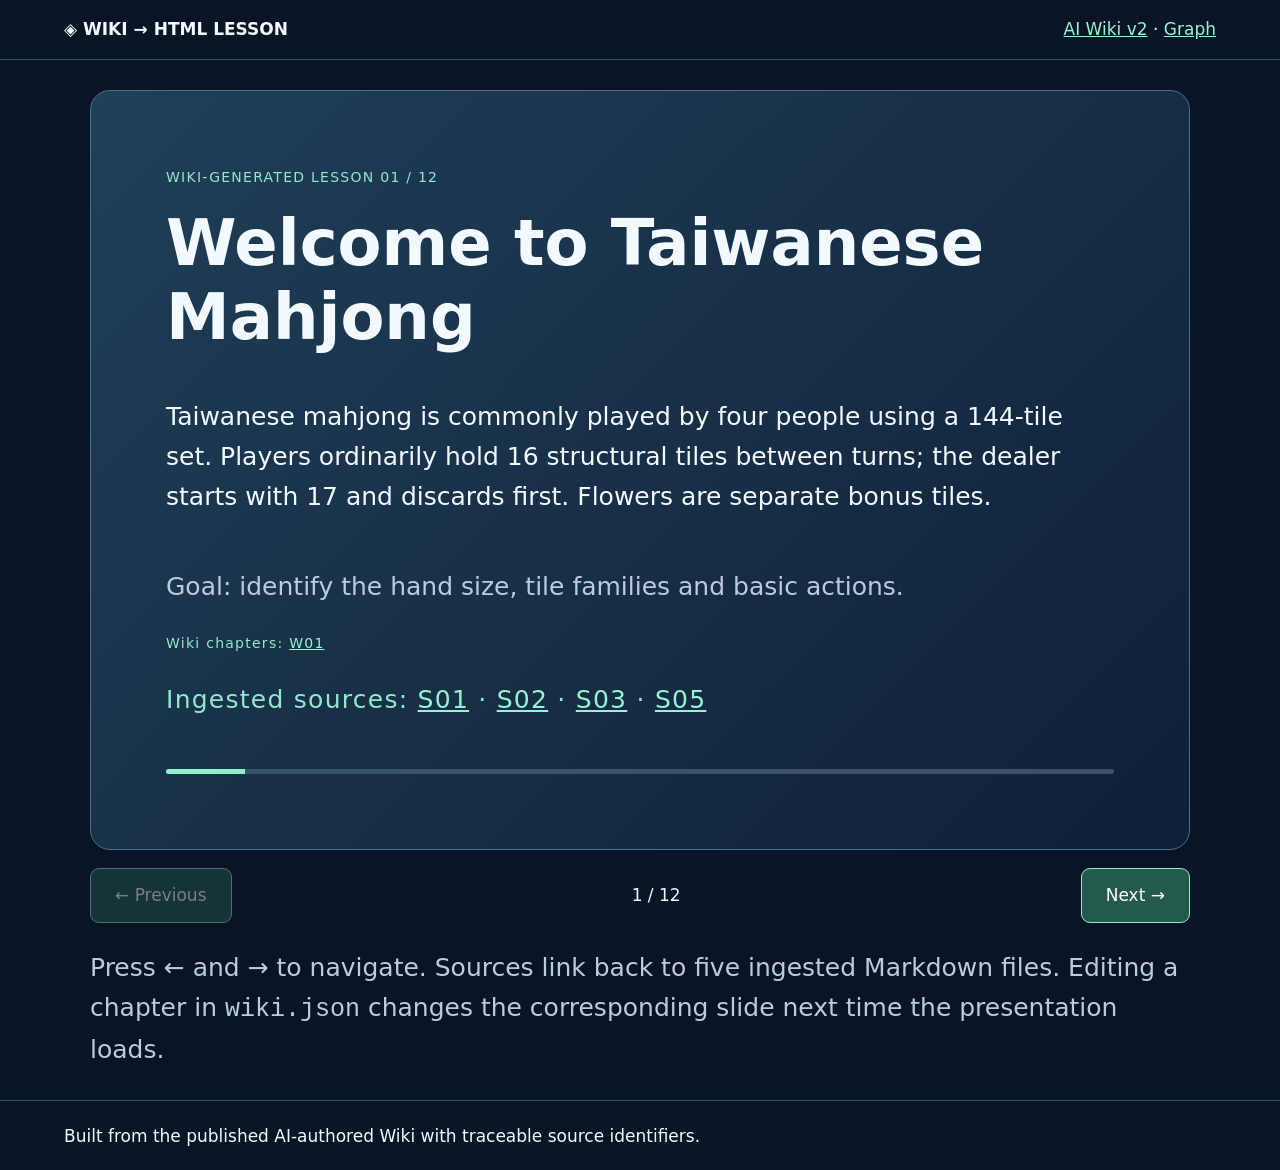
<file: llm-wiki/v2/presentation.html>
<!DOCTYPE html><html lang="en"><head><meta charset="utf-8"><meta name="viewport" content="width=device-width,initial-scale=1"><title>Wiki-generated lesson | Taiwanese Mahjong</title><style>body{margin:0;background:#091527;color:#f2f9ff;font:17px/1.6 system-ui}header{padding:16px 5%;display:flex;justify-content:space-between;flex-wrap:wrap;border-bottom:1px solid #344b65}a{color:#96f4d0}main{max-width:1100px;margin:30px auto;padding:0 22px}.slide{min-height:65vh;display:flex;flex-direction:column;justify-content:center;padding:clamp(26px,6vw,75px);background:linear-gradient(135deg,#203f58,#0e2037);border:1px solid #497089;border-radius:20px}h1{font-size:clamp(31px,5vw,65px);line-height:1.17;margin:17px 0}p{font-size:clamp(18px,2.2vw,25px)}.eyebrow,.refs{color:#94e8cc;font-size:14px;letter-spacing:.09em}.controls{display:flex;justify-content:space-between;align-items:center;margin:18px 0;gap:10px}button{background:#235a4d;border:1px solid #94e8cc;border-radius:9px;padding:13px 24px;color:#fff;font:inherit;cursor:pointer}button:disabled{opacity:.45}.bar{background:#38536a;height:5px;border-radius:8px;margin-top:24px;overflow:hidden}.bar span{display:block;background:#8ef1cb;height:100%}.minor{color:#bccbde}footer{padding:22px 5%;border-top:1px solid #344b65}</style></head><body><header><b>◈ WIKI → HTML LESSON</b><nav><a href="index.html">AI Wiki v2</a> · <a href="../workflow.html">Graph</a></nav></header><main><div class="slide"><div class="eyebrow" id="label">LOADING KNOWLEDGE BASE</div><h1 id="heading">Reading wiki.json…</h1><p id="body">The slide deck reads the Wiki directly, instead of copying disconnected hard-coded text.</p><p class="minor" id="tip"></p><div class="refs" id="refs"></div><div class="bar"><span id="progress"></span></div></div><div class="controls"><button id="prev" onclick="move(-1)">← Previous</button><span id="count">—</span><button id="next" onclick="move(1)">Next →</button></div><p class="minor">Press ← and → to navigate. Sources link back to five ingested Markdown files. Editing a chapter in <code>wiki.json</code> changes the corresponding slide next time the presentation loads.</p></main><footer>Built from the published AI-authored Wiki with traceable source identifiers.</footer><script>const layout=[{name:'Welcome to Taiwanese Mahjong',ids:['W01'],tip:'Goal: identify the hand size, tile families and basic actions.'},{name:'The 16-tile version',ids:['W01'],tip:'Between turns, count structural tiles rather than bonus flowers.'},{name:'The winning equation',ids:['W02'],tip:'Five three-tile sets plus a pair equals seventeen structural tiles.'},{name:'Know your tiles',ids:['W03'],tip:'Numbered suits, honors, and bonus tiles play different roles.'},{name:'A normal turn',ids:['W04'],tip:'Look for the draw → possible replacement → discard pattern.'},{name:'Chow: the sequence',ids:['W05'],tip:'Try to find 4, 5 and 6 of one suit.'},{name:'Pung: three matching tiles',ids:['W06'],tip:'Three East Winds also form a pung.'},{name:'Kong: four matching tiles',ids:['W07'],tip:'Remember the replacement draw.'},{name:'Flowers and Seasons',ids:['W08'],tip:'A flower is shown, then a replacement is drawn.'},{name:'Build a winning hand',ids:['W10'],tip:'Count the five melds and the pair in the worked example.'},{name:'Avoid scoring mistakes',ids:['W09'],tip:'Different platforms do not necessarily use the same tai table.'},{name:'Review the key ideas',ids:['W01','W02','W09'],tip:'Quiz: 16 between turns; 17 in a standard win; compare local house rules.'}];let db=null,i=0;const e=t=>String(t).replace(/[&<>"']/g,c=>({'&':'&amp;','<':'&lt;','>':'&gt;','"':'&quot;',"'":'&#39;'}[c]));function display(){if(!db)return;let l=layout[i],entries=l.ids.map(id=>db.chapters.find(x=>x.id===id));if(entries.some(x=>!x)){document.querySelector('#heading').textContent='ERROR: Wiki chapter missing';return}let refs=[...new Set(entries.flatMap(x=>x.refs))];document.querySelector('#label').textContent='WIKI-GENERATED LESSON '+String(i+1).padStart(2,'0')+' / '+layout.length;document.querySelector('#heading').textContent=l.name;document.querySelector('#body').textContent=entries.map(x=>x.body).join(' ');document.querySelector('#tip').textContent=l.tip;document.querySelector('#refs').innerHTML='Wiki chapters: '+l.ids.map(id=>'<a href="index.html#'+id+'">'+id+'</a>').join(' · ')+'<p>Ingested sources: '+refs.map(id=>'<a href="sources/'+id+'.md">'+id+'</a>').join(' · ')+'</p>';document.querySelector('#progress').style.width=100*(i+1)/layout.length+'%';document.querySelector('#count').textContent=(i+1)+' / '+layout.length;document.querySelector('#prev').disabled=i===0;document.querySelector('#next').disabled=i===layout.length-1}function move(d){i=Math.max(0,Math.min(layout.length-1,i+d));display()}addEventListener('keydown',e=>{if(e.key==='ArrowRight')move(1);if(e.key==='ArrowLeft')move(-1)});fetch('wiki.json').then(r=>{if(!r.ok)throw Error('Wiki could not be fetched');return r.json()}).then(x=>{db=x;display()}).catch(err=>{document.querySelector('#heading').textContent='Unable to load the Wiki';document.querySelector('#body').textContent=err.message});</script></body></html>
</file>
<file: assets/style.css>
:root{--dark:#123d35;--green:#186c5b;--cream:#f6f6ee;--gold:#cba65a;--ink:#1e332d;--muted:#5c6b64}*{box-sizing:border-box}html{scroll-behavior:smooth}body{margin:0;background:var(--cream);color:var(--ink);font:16px/1.7 system-ui,-apple-system,"Segoe UI",sans-serif}a{color:var(--green)}a:focus-visible,input:focus-visible{outline:3px solid var(--gold);outline-offset:3px}.container{width:min(1100px,92%);margin-inline:auto}.site-header{background:var(--dark);color:white}.header-inner{display:flex;align-items:center;justify-content:space-between;gap:1rem;flex-wrap:wrap;padding:18px 0}.brand{font-weight:900;font-size:1.2rem;color:white;text-decoration:none}.brand span{color:#e3c988}.nav{display:flex;gap:15px;flex-wrap:wrap}.nav a{color:#eaf4ed;text-decoration:none;font-size:.93rem}.nav a[aria-current=page],.nav a:hover{text-decoration:underline;text-decoration-color:var(--gold);text-underline-offset:6px}.hero{background:linear-gradient(125deg,#10392f,#1a6755);color:white;padding:76px 0 88px}.hero h1{font-size:clamp(2.3rem,5vw,4.1rem);line-height:1.15;max-width:740px;margin:14px 0}.hero p{max-width:630px;color:#e0eee6}.eyebrow{text-transform:uppercase;letter-spacing:.12em;color:#e8c986;font-size:.8rem;font-weight:800}.btn{display:inline-block;background:var(--gold);color:#1b2c24;border-radius:9px;padding:12px 18px;text-decoration:none;font-weight:800;margin-top:14px}.stats{display:grid;grid-template-columns:repeat(3,1fr);gap:18px;margin-top:-42px;position:relative}.stat{background:white;border:1px solid #e0e7df;border-radius:14px;box-shadow:0 6px 18px #0b372015;padding:22px;text-align:center}.stat strong{display:block;font-size:2rem;color:var(--green)}.stat small{color:var(--muted)}.section{padding:50px 0}.section-title{font-size:2rem;margin:0}.lead{font-size:1.1rem;color:var(--muted);max-width:780px}.search{display:block;width:min(450px,100%);padding:13px;border:1px solid #afc9b9;border-radius:8px;font:inherit}.cards{display:grid;grid-template-columns:repeat(3,1fr);gap:20px}.card{background:white;padding:25px;border:1px solid #dfebe0;border-radius:14px;box-shadow:0 6px 14px #163c2410}.card h3{margin:12px 0 6px}.chip{font-size:.72rem;letter-spacing:.08em;font-weight:800;color:var(--green)}.card a{font-weight:750}.empty-state{display:none}.notice{background:#e5f0e7;border-left:4px solid var(--green);padding:17px 22px;border-radius:8px;margin:24px 0}.notice.warning{background:#fff3d9;border-color:#bb8b2a}.tagline{font-size:.88rem;color:var(--muted)}.breadcrumb{margin-top:28px;font-size:.9rem}.article{max-width:890px;padding:28px 0 76px}.article h1{font-size:clamp(2rem,4vw,3rem);line-height:1.2}.article h2{margin-top:34px;border-bottom:1px solid #d4dfd3;padding-bottom:8px}.example{background:white;padding:22px;border-radius:12px;border:1px solid #d9e5d8;margin:18px 0}.tiles{display:flex;flex-wrap:wrap;gap:7px;margin:12px 0}.tile{display:inline-block;border:2px solid #adc6b2;border-bottom-width:4px;background:#fffefa;border-radius:7px;padding:6px 10px;min-width:58px;text-align:center;font-size:.86rem;font-weight:700}.source-list li{margin:9px 0}.next{display:flex;justify-content:space-between;flex-wrap:wrap;gap:12px;border-top:1px solid #d4dfd3;margin-top:35px;padding-top:20px;font-weight:750}.table-wrap{overflow-x:auto}table{border-collapse:collapse;width:100%;background:white}th,td{padding:12px;text-align:left;border:1px solid #dce6dc}th{background:#e7f0e9}.site-footer{background:var(--dark);color:#e3f0e6;padding:27px 0}.site-footer a{color:#eacb8c}[hidden]{display:none!important}@media(max-width:700px){.header-inner{align-items:flex-start}.nav{gap:9px}.hero{padding:46px 0 74px}.stats{grid-template-columns:1fr;gap:10px;margin-top:-30px}.cards{grid-template-columns:1fr}.section{padding:32px 0}.article{padding-bottom:45px}}
</file>
